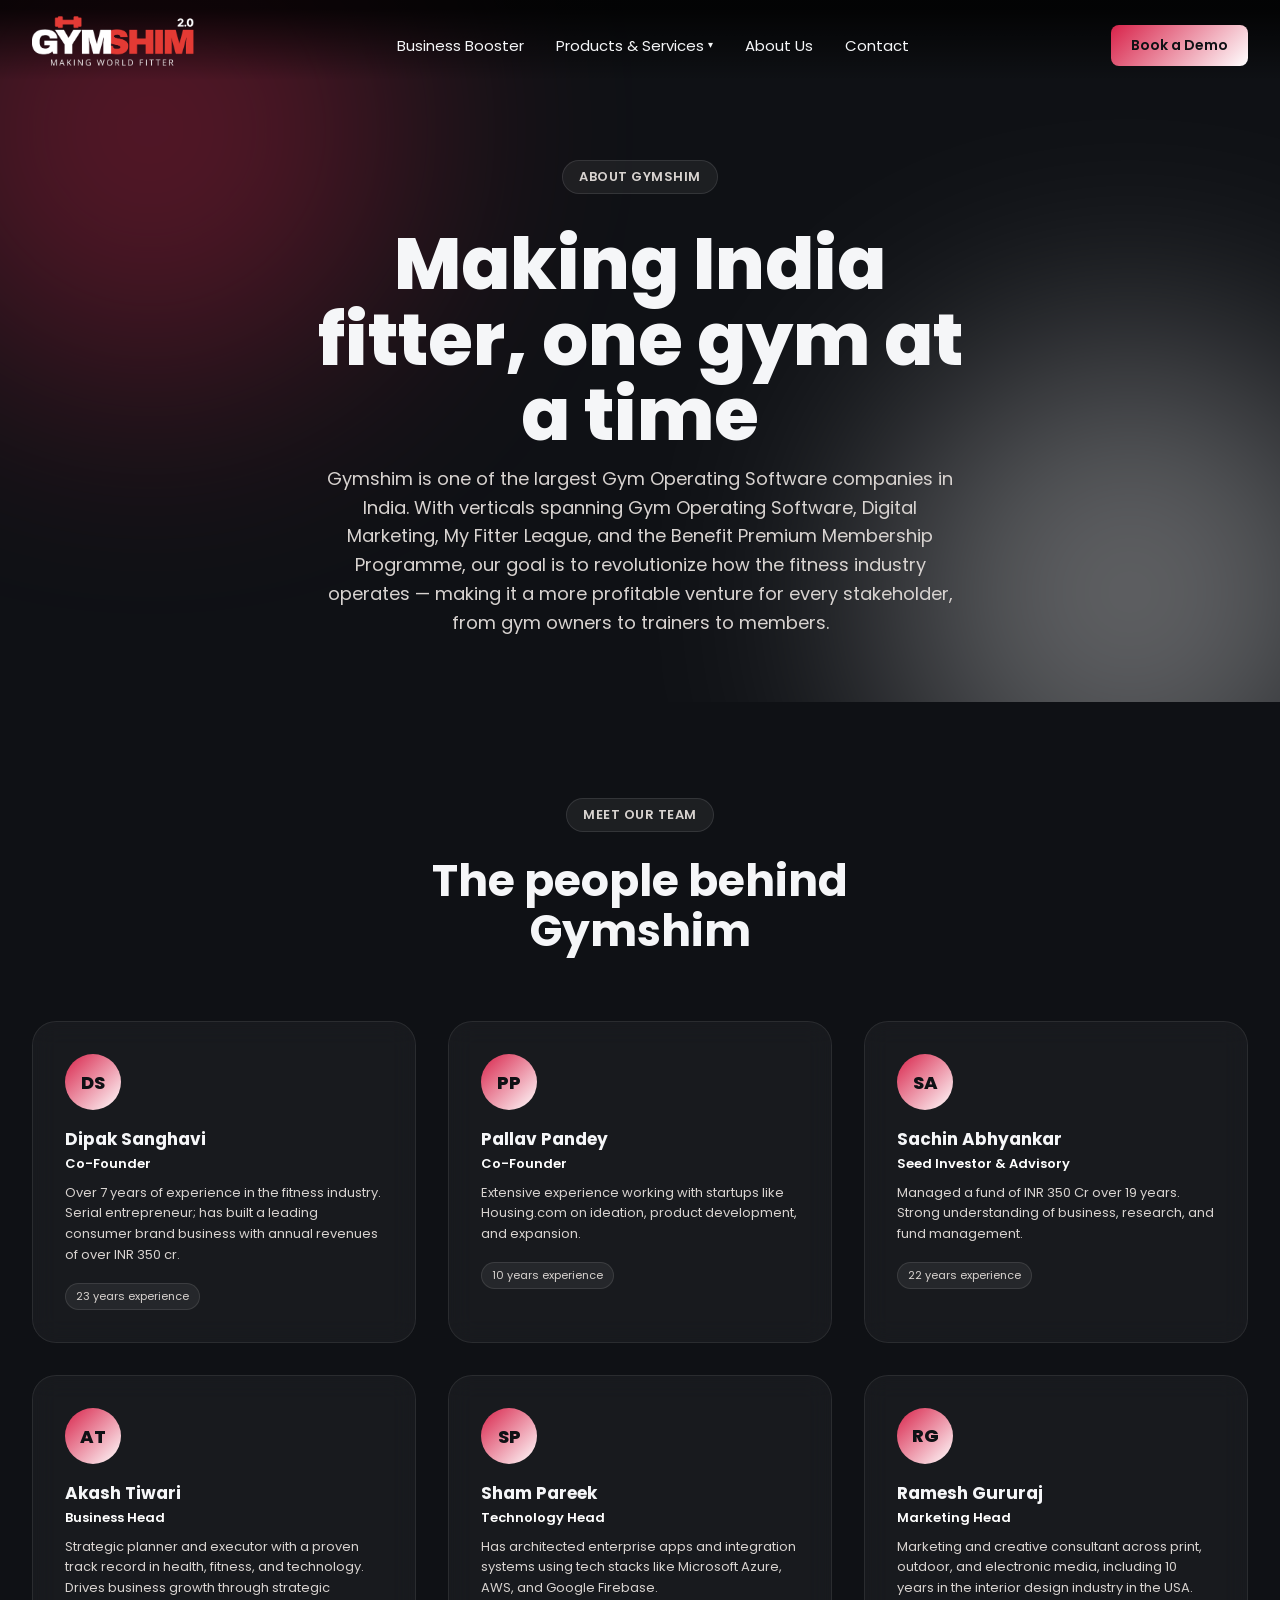
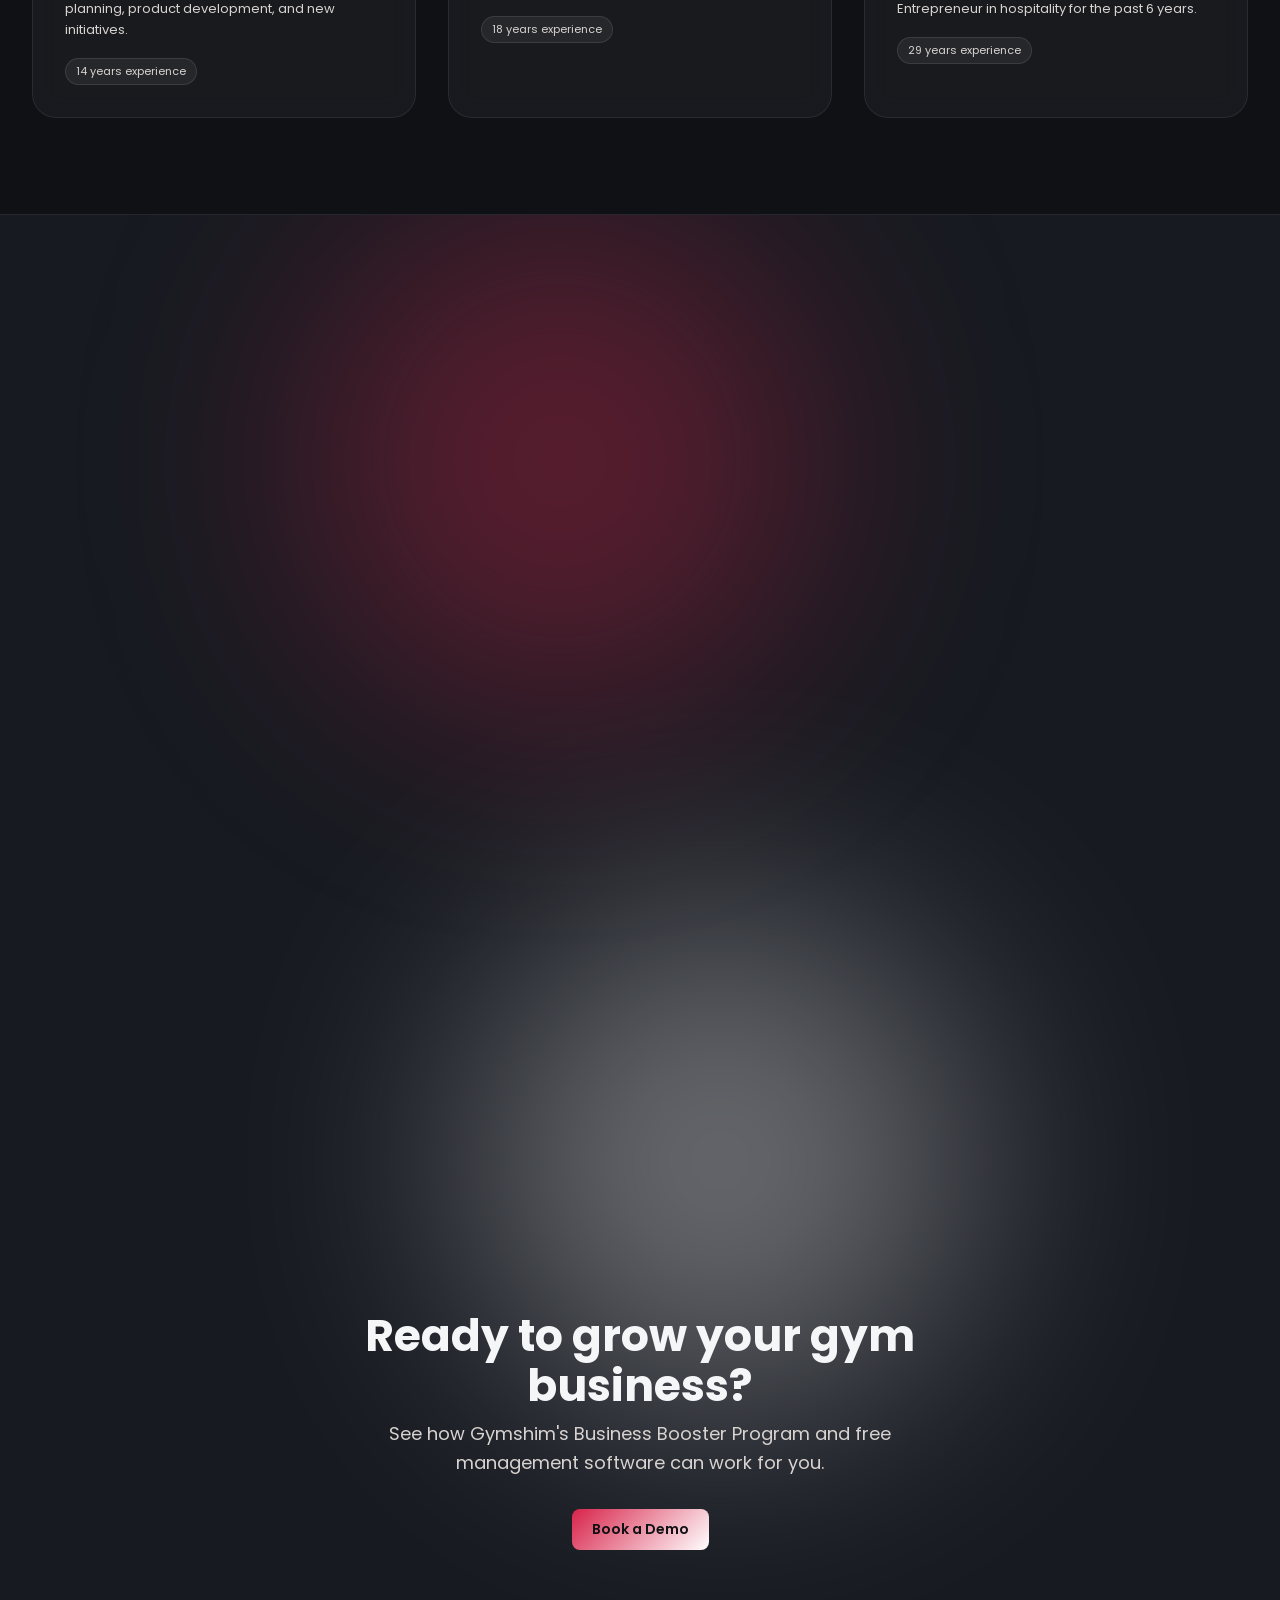
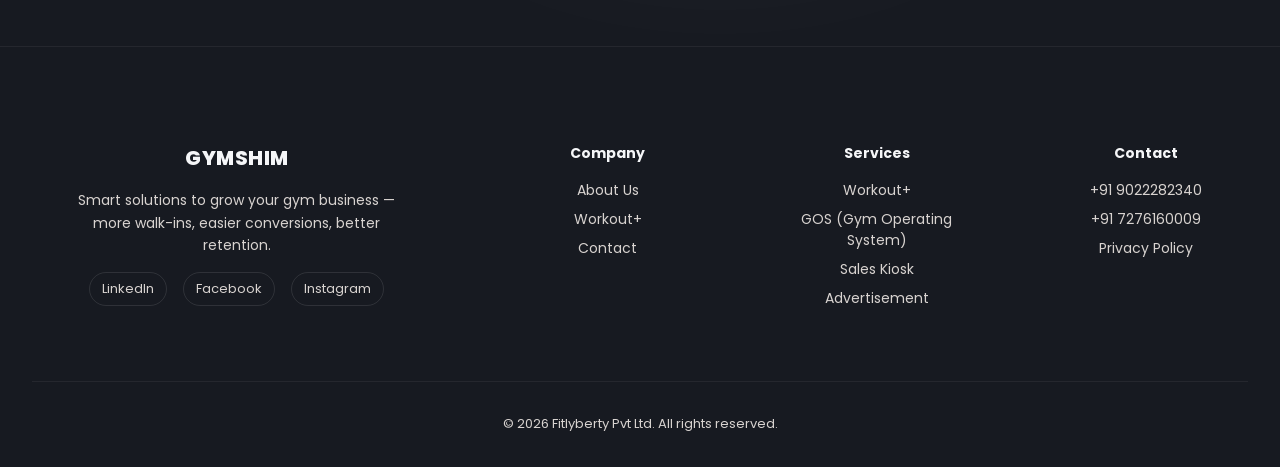
<file: about.html>
<!DOCTYPE html>
<html lang="en">
<head>
    <meta charset="UTF-8">
    <meta name="viewport" content="width=device-width, initial-scale=1.0">
    <title>About Us | Gymshim</title>
    <link rel="preconnect" href="https://fonts.googleapis.com">
    <link href="https://fonts.googleapis.com/css2?family=Poppins:wght@400;500;600;700;800&display=swap" rel="stylesheet">

    <link rel="stylesheet" href="styles.css">
    <link rel="stylesheet" href="about.css">
    <link rel="stylesheet" href="booking.css">
    
</head>
<body>
    <header class="navbar"> 
  <div class="nav-container">
    <a href="index.html" class="logo">
         <img src="assets/image/gymshim-logo-navbar.png" alt="Gymshim" class="logo-img">
    </a>

    <nav class="nav-links" id="navLinks">
      <a href="index.html#plans">Business Booster</a>
      <!-- <a href="workout.html">Workout+</a>
          <a href="sales-kiosk.html">Sales Kiosk</a> -->
          <div class="nav-dropdown" id="servicesDropdown">
  <button type="button" class="nav-dropdown-toggle" id="servicesToggle" aria-haspopup="true" aria-expanded="false">
    Products & Services <span class="nav-dropdown-caret">&#9662;</span>
  </button>
  <div class="nav-dropdown-menu">
     <a href="workout.html">Workout+</a>
    <a href="gos.html">GOS (Gym Operating System)</a>
    <a href="sales-kiosk.html">Sales kiosk</a>
    <a href="digital-marketing.html">Advertisement</a>
  </div>
</div>
      <a href="about.html">About Us</a>
      <a href="index.html#contact">Contact</a>
    </nav>

    <div class="nav-actions">
   <a href="booking.html" class="btn-primary">Book a Demo</a>
  <button class="hamburger" id="hamburger" aria-label="Menu">
    <span></span><span></span><span></span>
  </button>
</div>

    </div>
  </div>
</header>

<div class="services-overlay" id="servicesOverlay" aria-hidden="true">
  <div class="services-overlay-backdrop" id="servicesOverlayBackdrop"></div>

  <div class="services-mega-panel" role="dialog" aria-modal="true" aria-labelledby="servicesOverlayTitle">
    <button type="button" class="services-overlay-close" id="servicesOverlayClose" aria-label="Close">
      <svg viewBox="0 0 24 24" width="18" height="18" aria-hidden="true">
        <path d="M5 5l14 14M19 5L5 19" stroke="currentColor" stroke-width="2" stroke-linecap="round"/>
      </svg>
    </button>

    <div class="services-mega-top">
      <div class="services-mega-head">
        <span class="services-mega-eyebrow" id="servicesOverlayTitle">Our Products</span>
        <h2 class="services-mega-title">Powerful solutions for every part of <span class="services-mega-accent">your gym.</span></h2>
        <p class="services-mega-sub">One ecosystem. Four powerful products.</p>
      </div>
      <div class="services-mega-trust">
        <svg viewBox="0 0 24 24" width="14" height="14" aria-hidden="true"><path d="M12 2l3 6 7 1-5 5 1 7-6-3-6 3 1-7-5-5 7-1z" fill="currentColor"/></svg>
        Trusted by <strong>5000+</strong> gyms across India
      </div>
    </div>

    <div class="services-mega-grid">

      <a href="workout.html" class="services-mega-card" data-glow="pink">
        <span class="services-mega-num">01</span>
        <span class="services-mega-icon-wrap">
          <span class="services-mega-icon-floor"></span>
          <svg class="services-mega-icon" viewBox="0 0 64 64" width="60" height="60">
            <defs>
              <linearGradient id="gradWorkout" x1="0" y1="0" x2="1" y2="1">
                <stop offset="0%" stop-color="#ff8fa3"/><stop offset="100%" stop-color="#d8234a"/>
              </linearGradient>
            </defs>
            <circle cx="12" cy="32" r="9" fill="none" stroke="url(#gradWorkout)" stroke-width="4"/>
            <circle cx="52" cy="32" r="9" fill="none" stroke="url(#gradWorkout)" stroke-width="4"/>
            <rect x="18" y="28" width="28" height="8" rx="4" fill="url(#gradWorkout)"/>
            <rect x="8" y="26" width="6" height="12" rx="2" fill="url(#gradWorkout)"/>
            <rect x="50" y="26" width="6" height="12" rx="2" fill="url(#gradWorkout)"/>
          </svg>
        </span>
        <div class="services-mega-card-headrow">
          <h3>Workout+</h3>
          <span class="services-mega-badge">AI Powered</span>
        </div>
        <p class="services-mega-desc">AI-guided workout experience for every member.</p>
        <ul class="services-mega-features">
          <li>Personalized Workouts</li>
          <li>Exercise Library</li>
          <li>Progress Tracking</li>
          <li>Smart Analytics</li>
        </ul>
        <span class="services-mega-explore">Explore Workout+
          <svg viewBox="0 0 24 24" width="14" height="14" aria-hidden="true"><path d="M5 12h14M13 6l6 6-6 6" stroke="currentColor" stroke-width="2" fill="none" stroke-linecap="round" stroke-linejoin="round"/></svg>
        </span>
      </a>

      <a href="gos.html" class="services-mega-card" data-glow="cyan">
        <span class="services-mega-num">02</span>
        <span class="services-mega-icon-wrap">
          <span class="services-mega-icon-floor"></span>
          <svg class="services-mega-icon" viewBox="0 0 64 64" width="60" height="60">
            <defs>
              <linearGradient id="gradGosTop" x1="0" y1="0" x2="1" y2="1">
                <stop offset="0%" stop-color="#7ee8f2"/><stop offset="100%" stop-color="#22d3ee"/>
              </linearGradient>
              <linearGradient id="gradGosSide" x1="0" y1="0" x2="0" y2="1">
                <stop offset="0%" stop-color="#0e9aad"/><stop offset="100%" stop-color="#0b7e8e"/>
              </linearGradient>
            </defs>
            <polygon points="32,6 54,18 32,30 10,18" fill="url(#gradGosTop)"/>
            <polygon points="10,18 32,30 32,54 10,42" fill="url(#gradGosSide)"/>
            <polygon points="54,18 32,30 32,54 54,42" fill="#0a6d7a"/>
          </svg>
        </span>
        <div class="services-mega-card-headrow">
          <h3>GOS (Gym Operating System)</h3>
          <span class="services-mega-badge">All-in-One</span>
        </div>
        <p class="services-mega-desc">Complete gym management system for seamless operations.</p>
        <ul class="services-mega-features">
          <li>Member Management</li>
          <li>Attendance Tracking</li>
          <li>Payments &amp; Billing</li>
          <li>Reports &amp; Analytics</li>
        </ul>
        <span class="services-mega-explore">Explore GOS
          <svg viewBox="0 0 24 24" width="14" height="14" aria-hidden="true"><path d="M5 12h14M13 6l6 6-6 6" stroke="currentColor" stroke-width="2" fill="none" stroke-linecap="round" stroke-linejoin="round"/></svg>
        </span>
      </a>

      <a href="sales-kiosk.html" class="services-mega-card" data-glow="purple">
        <span class="services-mega-num">03</span>
        <span class="services-mega-icon-wrap">
          <span class="services-mega-icon-floor"></span>
          <svg class="services-mega-icon" viewBox="0 0 64 64" width="60" height="60">
            <defs>
              <linearGradient id="gradKiosk" x1="0" y1="0" x2="1" y2="1">
                <stop offset="0%" stop-color="#c9a8ff"/><stop offset="100%" stop-color="#9b5cff"/>
              </linearGradient>
            </defs>
            <rect x="14" y="8" width="36" height="26" rx="4" fill="none" stroke="url(#gradKiosk)" stroke-width="3.5"/>
            <rect x="19" y="13" width="26" height="16" rx="2" fill="url(#gradKiosk)" opacity="0.25"/>
            <rect x="28" y="38" width="8" height="10" fill="url(#gradKiosk)"/>
            <rect x="20" y="48" width="24" height="5" rx="2.5" fill="url(#gradKiosk)" opacity="0.6"/>
          </svg>
        </span>
        <div class="services-mega-card-headrow">
          <h3>Sales Kiosk</h3>
          <span class="services-mega-badge">Self-Service</span>
        </div>
        <p class="services-mega-desc">Self-service touchscreen that closes memberships on the spot.</p>
        <ul class="services-mega-features">
          <li>Instant Signups</li>
          <li>Digital Payments</li>
          <li>Receipt Printing</li>
          <li>Offers &amp; Upsells</li>
        </ul>
        <span class="services-mega-explore">Explore Sales Kiosk
          <svg viewBox="0 0 24 24" width="14" height="14" aria-hidden="true"><path d="M5 12h14M13 6l6 6-6 6" stroke="currentColor" stroke-width="2" fill="none" stroke-linecap="round" stroke-linejoin="round"/></svg>
        </span>
      </a>

      <a href="digital-marketing.html" class="services-mega-card" data-glow="orange">
        <span class="services-mega-num">04</span>
        <span class="services-mega-icon-wrap">
          <span class="services-mega-icon-floor"></span>
          <svg class="services-mega-icon" viewBox="0 0 64 64" width="60" height="60">
            <defs>
              <linearGradient id="gradAd" x1="0" y1="0" x2="1" y2="1">
                <stop offset="0%" stop-color="#ffc38a"/><stop offset="100%" stop-color="#ff8a3d"/>
              </linearGradient>
            </defs>
            <rect x="10" y="26" width="14" height="12" rx="2" fill="url(#gradAd)"/>
            <path d="M24 24 L42 14 V50 L24 40 Z" fill="url(#gradAd)"/>
            <rect x="15" y="38" width="5" height="12" rx="1.5" fill="url(#gradAd)" opacity="0.7"/>
            <path d="M46 22a10 10 0 010 20" fill="none" stroke="url(#gradAd)" stroke-width="3" stroke-linecap="round"/>
            <path d="M50 16a17 17 0 010 32" fill="none" stroke="url(#gradAd)" stroke-width="3" stroke-linecap="round" opacity="0.55"/>
          </svg>
        </span>
        <div class="services-mega-card-headrow">
          <h3>Advertisement</h3>
          <span class="services-mega-badge">Grow Faster</span>
        </div>
        <p class="services-mega-desc">Digital marketing solutions to bring more members to your gym.</p>
        <ul class="services-mega-features">
          <li>Social Media Ads</li>
          <li>WhatsApp Campaigns</li>
          <li>Performance Boost</li>
          <li>Lead Generation</li>
        </ul>
        <span class="services-mega-explore">Explore Advertisement
          <svg viewBox="0 0 24 24" width="14" height="14" aria-hidden="true"><path d="M5 12h14M13 6l6 6-6 6" stroke="currentColor" stroke-width="2" fill="none" stroke-linecap="round" stroke-linejoin="round"/></svg>
        </span>
      </a>

    </div>

    <div class="services-mega-divider"></div>

    <div class="services-mega-footer">
      <div class="services-mega-foot-item">
        <span class="services-mega-foot-icon">
          <svg viewBox="0 0 24 24" width="20" height="20" fill="none" stroke="currentColor" stroke-width="1.6"><path d="M12 2l8 4v6c0 5-3.5 8.5-8 10-4.5-1.5-8-5-8-10V6z"/></svg>
        </span>
        <span class="services-mega-foot-text"><strong>Secure &amp; Reliable</strong>Enterprise-grade security</span>
      </div>
      <div class="services-mega-foot-item">
        <span class="services-mega-foot-icon">
          <svg viewBox="0 0 24 24" width="20" height="20" fill="none" stroke="currentColor" stroke-width="1.6"><path d="M7 18a4 4 0 01-1-7.9A5.5 5.5 0 0117 9a4.5 4.5 0 011 8.9"/></svg>
        </span>
        <span class="services-mega-foot-text"><strong>Always Updated</strong>Latest features &amp; updates</span>
      </div>
      <div class="services-mega-foot-item">
        <span class="services-mega-foot-icon">
          <svg viewBox="0 0 24 24" width="20" height="20" fill="none" stroke="currentColor" stroke-width="1.6"><path d="M4 15v-3a8 8 0 0116 0v3"/><path d="M4 15a2 2 0 002 2h1v-5H6a2 2 0 00-2 2zM20 15a2 2 0 01-2 2h-1v-5h1a2 2 0 012 2z"/></svg>
        </span>
        <span class="services-mega-foot-text"><strong>24/7 Support</strong>We're here for you</span>
      </div>
      <div class="services-mega-foot-item">
        <span class="services-mega-foot-icon">
          <svg viewBox="0 0 24 24" width="20" height="20" fill="none" stroke="currentColor" stroke-width="1.6"><circle cx="12" cy="8" r="5"/><path d="M8.5 12.5L6 22l6-3 6 3-2.5-9.5"/></svg>
        </span>
        <span class="services-mega-foot-text"><strong>Made in India</strong>For gyms, by gym experts</span>
      </div>
    </div>

  </div>
</div>

<!-- HERO / INTRO -->
<section class="about-hero">
  <div class="blob blob-1"></div>
  <div class="blob blob-2"></div>
  <span class="hero-tag">About Gymshim</span>
  <h1>Making India fitter, one gym at a time</h1>
  <p>Gymshim is one of the largest Gym Operating Software companies in India. With verticals spanning Gym Operating Software, Digital Marketing, My Fitter League, and the Benefit Premium Membership Programme, our goal is to revolutionize how the fitness industry operates — making it a more profitable venture for every stakeholder, from gym owners to trainers to members.</p>
</section>

<!-- TEAM -->
<section class="team-section">
  <div class="section-header reveal-up">
    <span class="hero-tag">Meet Our Team</span>
    <h2>The people behind Gymshim</h2>
  </div>

  <div class="team-grid">

    <div class="glass-card team-card reveal-up">
      <div class="team-avatar">DS</div>
      <h3>Dipak Sanghavi</h3>
      <p class="team-role">Co-Founder</p>
      <p class="team-bio">Over 7 years of experience in the fitness industry. Serial entrepreneur; has built a leading consumer brand business with annual revenues of over INR 350 cr.</p>
      <span class="team-exp">23 years experience</span>
    </div>

    <div class="glass-card team-card reveal-up">
      <div class="team-avatar">PP</div>
      <h3>Pallav Pandey</h3>
      <p class="team-role">Co-Founder</p>
      <p class="team-bio">Extensive experience working with startups like Housing.com on ideation, product development, and expansion.</p>
      <span class="team-exp">10 years experience</span>
    </div>

    <div class="glass-card team-card reveal-up">
      <div class="team-avatar">SA</div>
      <h3>Sachin Abhyankar</h3>
      <p class="team-role">Seed Investor &amp; Advisory</p>
      <p class="team-bio">Managed a fund of INR 350 Cr over 19 years. Strong understanding of business, research, and fund management.</p>
      <span class="team-exp">22 years experience</span>
    </div>

    <div class="glass-card team-card reveal-up">
      <div class="team-avatar">AT</div>
      <h3>Akash Tiwari</h3>
      <p class="team-role">Business Head</p>
      <p class="team-bio">Strategic planner and executor with a proven track record in health, fitness, and technology. Drives business growth through strategic planning, product development, and new initiatives.</p>
      <span class="team-exp">14 years experience</span>
    </div>

    <div class="glass-card team-card reveal-up">
      <div class="team-avatar">SP</div>
      <h3>Sham Pareek</h3>
      <p class="team-role">Technology Head</p>
      <p class="team-bio">Has architected enterprise apps and integration systems using tech stacks like Microsoft Azure, AWS, and Google Firebase.</p>
      <span class="team-exp">18 years experience</span>
    </div>

    <div class="glass-card team-card reveal-up">
      <div class="team-avatar">RG</div>
      <h3>Ramesh Gururaj</h3>
      <p class="team-role">Marketing Head</p>
      <p class="team-bio">Marketing and creative consultant across print, outdoor, and electronic media, including 10 years in the interior design industry in the USA. Entrepreneur in hospitality for the past 6 years.</p>
      <span class="team-exp">29 years experience</span>
    </div>

  </div>
</section>

<!-- CTA -->
<section class="workout-cta">
  <div class="blob blob-1"></div>
  <div class="blob blob-2"></div>
  <div class="reveal-up">
    <h2>Ready to grow your gym business?</h2>
    <p>See how Gymshim's Business Booster Program and free management software can work for you.</p>
    <a href="booking.html" class="btn-primary">Book a Demo</a>
  </div>
</section>

<footer class="footer">
  <div class="footer-container">

  <div class="footer-brand">
  <a href="#" class="logo">GYMSHIM</a>
  <p>Smart solutions to grow your gym business — more walk-ins, easier conversions, better retention.</p>
 
<div class="footer-socials">
  <a href="https://www.linkedin.com/company/gymshim/" target="_blank" rel="noopener noreferrer" aria-label="LinkedIn">LinkedIn</a>
  <a href="https://www.facebook.com/GymshimSolutions" target="_blank" rel="noopener noreferrer" aria-label="Facebook">Facebook</a>
  <a href="https://www.instagram.com/gymshim?utm_source=ig_web_button_share_sheet&igsh=ZDNlZDc0MzIxNw==" target="_blank" rel="noopener noreferrer" aria-label="Instagram">Instagram</a>
</div>
    </div>

    <div class="footer-links">
      <h4>Company</h4>
      <a href="about.html">About Us</a>
      <a href="workout.html">Workout+</a>
      <a href="index.html#contact">Contact</a>
      
    </div>

    <div class="footer-links">
      <h4>Services</h4>
      <a href="workout.html">Workout+</a>
      <a href="gos.html">GOS (Gym Operating System)</a>
      <a href="sales-kiosk.html">Sales Kiosk</a>
      <a href="digital-marketing.html">Advertisement</a>
    </div>

    <div class="footer-links">
      <h4>Contact</h4>
      <a href="tel:+919022282340">+91 9022282340</a>
      <a href="tel:+917276160009">+91 7276160009</a>
      <a href="privacy-policy.html">Privacy Policy</a>
    </div>

  </div>

  <div class="footer-bottom">
    <p>© 2026 Fitlyberty Pvt Ltd. All rights reserved.</p>
  </div>
</footer>

<!-- BOOKING MODAL -->
<div class="booking-modal-overlay" id="bookingModalOverlay" aria-hidden="true">
  <div class="booking-modal-box" role="dialog" aria-modal="true" aria-labelledby="bookingModalTitle">
    <button class="booking-modal-close" id="bookingModalClose" aria-label="Close">&times;</button>
    <div class="booking-modal-head">
      <h2 id="bookingModalTitle">Book a Demo</h2>
      <p id="bookingModalSubtitle">Pick a date and time that works for you.</p>
    </div>
    <div class="booking-step-indicator">
      <span class="step-dot active" id="stepDot1">1</span>
      <span class="step-label active" id="stepLabel1">Date &amp; Time</span>
      <span class="step-line" id="stepLine"></span>
      <span class="step-dot" id="stepDot2">2</span>
      <span class="step-label" id="stepLabel2">Your Details</span>
    </div>
    <div class="booking-step-panel" data-step-panel="1">
      <div class="booking-modal-grid">
        <div class="calendar-panel">
          <div class="calendar-nav">
            <button class="calendar-nav-btn" id="prevMonthBtn" type="button" aria-label="Previous month">&#8249;</button>
            <span class="calendar-month-label" id="calendarMonthLabel"></span>
            <button class="calendar-nav-btn" id="nextMonthBtn" type="button" aria-label="Next month">&#8250;</button>
          </div>
          <div class="calendar-weekdays">
            <span>Su</span><span>Mo</span><span>Tu</span><span>We</span><span>Th</span><span>Fr</span><span>Sa</span>
          </div>
          <div class="calendar-grid" id="calendarGrid"></div>
        </div>
        <div class="details-panel">
          <h3>Selected</h3>
          <p class="selected-date-label placeholder" id="selectedDateLabel">Choose a date to see open times</p>
          <div class="time-slot-grid" id="timeSlotGrid"></div>
        </div>
      </div>
      <div class="booking-step-actions">
        <button class="btn-primary next-btn single-action" id="toStep2Btn" type="button" disabled>Continue</button>
      </div>
    </div>
    <div class="booking-step-panel" data-step-panel="2" hidden>
      <div class="booking-modal-grid">
        <div class="form-panel">
          <form class="login-form" id="bookingForm" novalidate>
            <label>Name * <input type="text" name="name" id="bookingName" required autocomplete="name"></label>
            <label>Email * <input type="email" name="email" id="bookingEmail" required autocomplete="email"></label>
            <label>Phone Number *
              <div class="phone-input">
                <span class="phone-code">+91</span>
                <input type="tel" name="phone" id="bookingPhone" required autocomplete="tel" placeholder="98765 43210">
              </div>
            </label>
            <label>Gym Name <input type="text" name="gymName" id="bookingGymName" autocomplete="organization"></label>
          </form>
        </div>
        <div class="booking-details-panel">
          <h3>Booking Details</h3>
          <p class="booking-summary-title">Online Demo</p>
          <p class="selected-date-label" id="bookingSummaryDateTime"></p>
          <span class="detail-pill">Available Online</span>
          <div class="booking-summary-meta">
            <p>Online Meetup (Google Meet)</p>
            <p>Gymshim</p>
            <p>1 hr</p>
          </div>
          <button class="details-toggle" id="detailsToggleBtn" type="button">
            <span id="detailsToggleText">More details</span> <span class="chevron">&#9662;</span>
          </button>
          <div class="details-expand" id="detailsExpand">
            <p>Duration: 30 minutes</p>
            <p>Format: In-person at your gym, or video call</p>
            <p>Free — no card required</p>
          </div>
          <p class="booking-agreement">By completing your booking, you agree to receive related phone notifications.</p>
          <button class="btn-primary next-btn" id="submitBookingBtn" type="button">Book Now</button>
        </div>
      </div>
      <div class="booking-step-actions">
        <button class="btn-secondary single-action" id="backToStep1Btn" type="button">Back</button>
      </div>
    </div>
    <div class="booking-success" id="bookingSuccess">
      <div class="booking-success-icon">&#10003;</div>
      <h3>You're booked!</h3>
      <p id="bookingSuccessDetail">We'll see you then. A confirmation has been sent to your email.</p>
    </div>
  </div>
</div>

<script src="about.js"></script>
<script src="booking.js"></script>
</body>
</html>
</file>
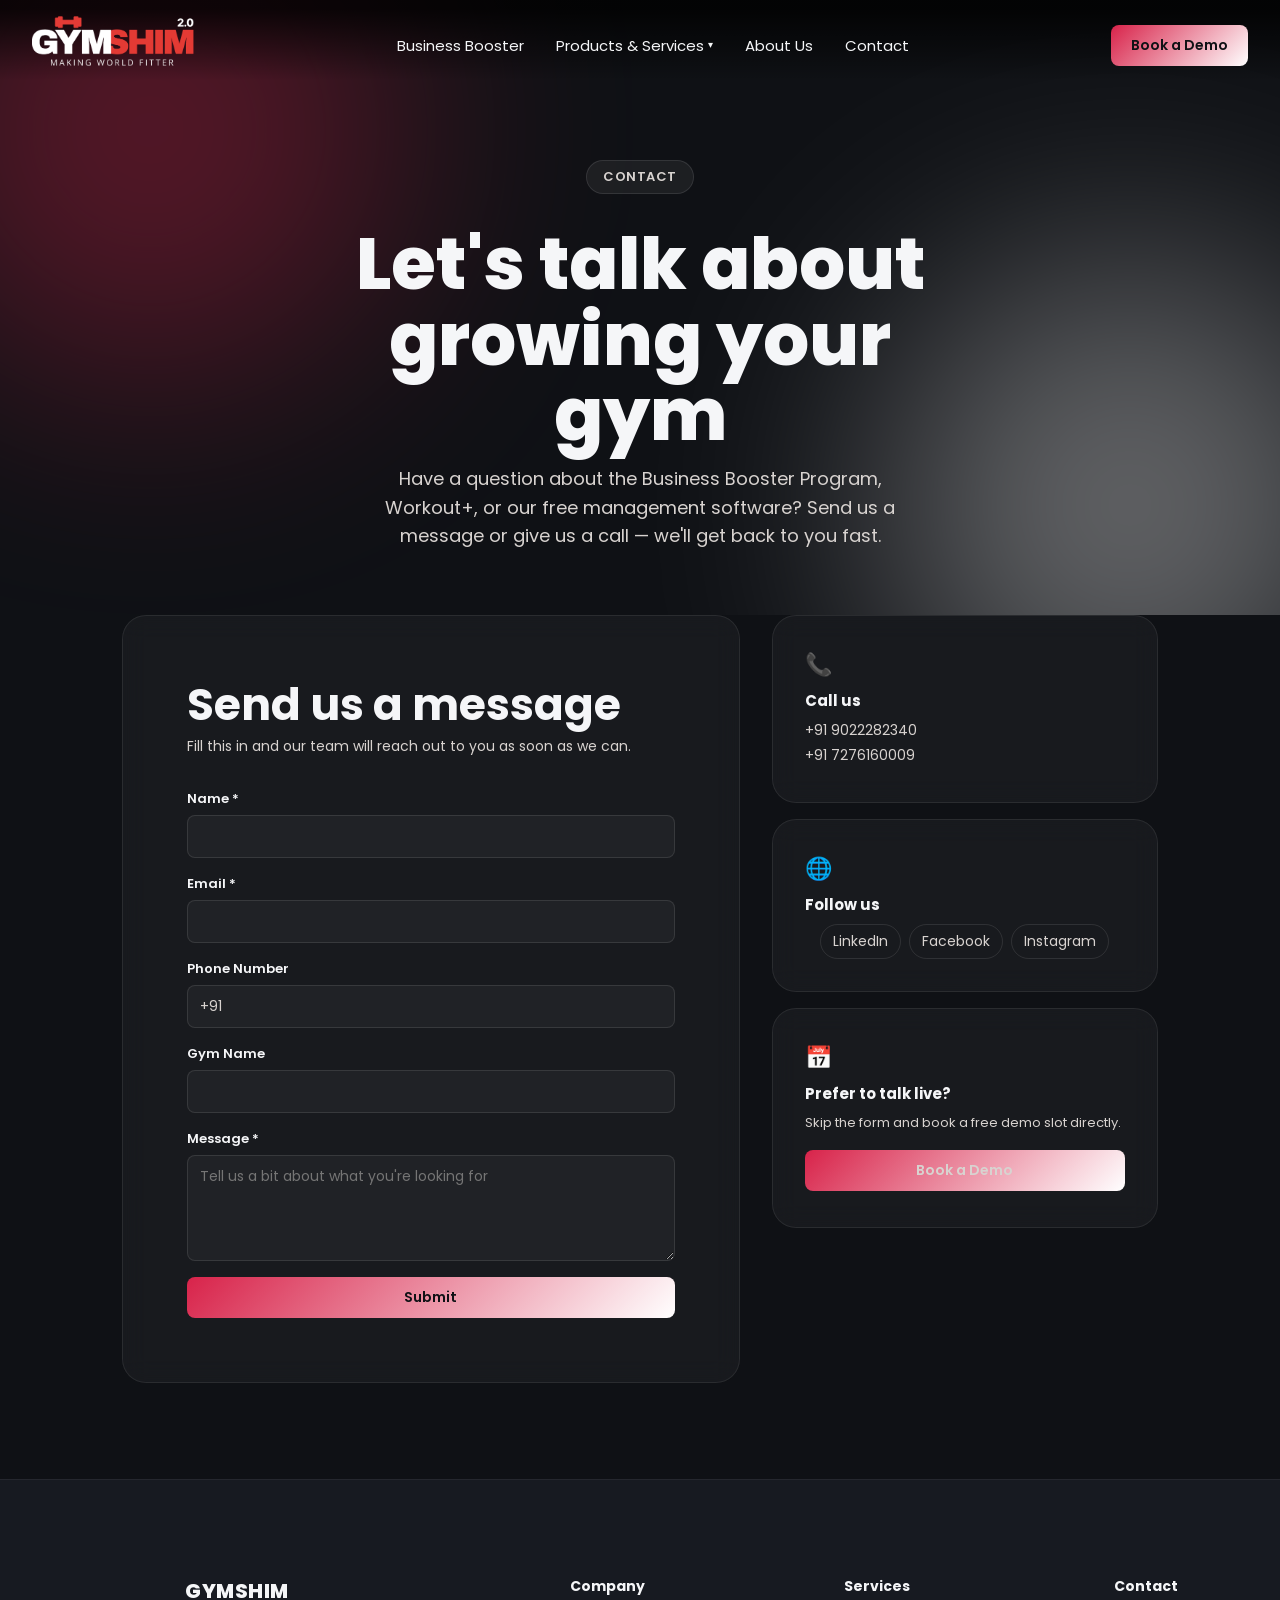
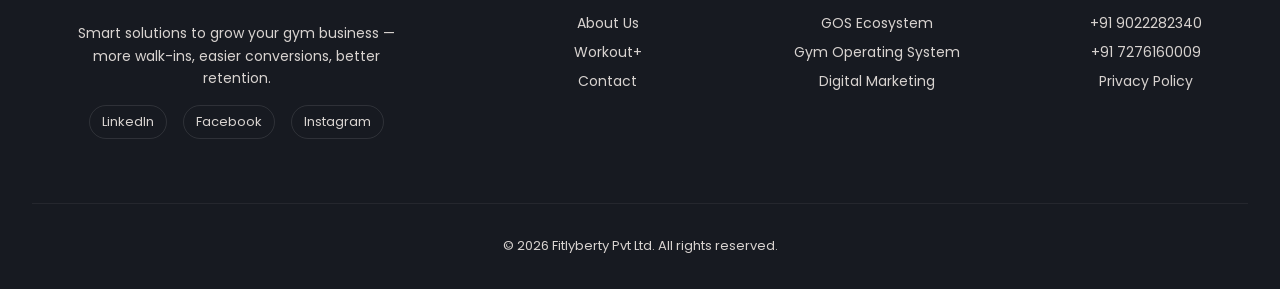
<file: contact.html>
<!DOCTYPE html>
<html lang="en">
<head>
    <meta charset="UTF-8">
    <meta name="viewport" content="width=device-width, initial-scale=1.0">
    <title>Contact | Gymshim</title>
    <meta name="description" content="Get in touch with Gymshim about the Business Booster Program, Workout+, or our free gym management software.">
    <meta name="theme-color" content="#0F1115">
    <link rel="icon" href="assets/image/favicon.ico">

    <link rel="preconnect" href="https://fonts.googleapis.com">
    <link rel="preconnect" href="https://fonts.gstatic.com" crossorigin>
    <link href="https://fonts.googleapis.com/css2?family=Poppins:wght@400;500;600;700;800&display=swap" rel="stylesheet">

    <link rel="stylesheet" href="styles.css">
    <link rel="stylesheet" href="booking.css">
    <link rel="stylesheet" href="contact.css">
</head>
<body>
    <header class="navbar">
  <div class="nav-container">
    <a href="index.html" class="logo">
      <img src="assets/image/gymshim-logo-navbar.png" alt="Gymshim" class="logo-img">
    </a>

    <nav class="nav-links" id="navLinks">
      <a href="index.html#plans">Business Booster</a>
      <!-- <a href="workout.html">Workout+</a>
          <a href="sales-kiosk.html">Sales Kiosk</a> -->
          <div class="nav-dropdown" id="servicesDropdown">
  <button type="button" class="nav-dropdown-toggle" id="servicesToggle" aria-haspopup="true" aria-expanded="false">
    Products & Services <span class="nav-dropdown-caret">&#9662;</span>
  </button>
</div>
      <a href="about.html">About Us</a>
      <a href="contact.html">Contact</a>
    </nav>

    <div class="nav-actions">
      <a href="booking.html" class="btn-primary">Book a Demo</a>
      <button class="hamburger" id="hamburger" aria-label="Menu" aria-expanded="false">
        <span></span><span></span><span></span>
      </button>
    </div>
  </div>
</header>

<!-- ============================================================
     PRODUCTS & SERVICES MEGA PANEL — same markup as index.html,
     opened by the overlay JS in contact.js. Styles already live
     in styles.css (.services-overlay / .services-mega-*).
     ============================================================ -->
<div class="services-overlay" id="servicesOverlay" aria-hidden="true">
  <div class="services-overlay-backdrop" id="servicesOverlayBackdrop"></div>

  <div class="services-mega-panel" role="dialog" aria-modal="true" aria-labelledby="servicesOverlayTitle">
    <button type="button" class="services-overlay-close" id="servicesOverlayClose" aria-label="Close">
      <svg viewBox="0 0 24 24" width="18" height="18" aria-hidden="true">
        <path d="M5 5l14 14M19 5L5 19" stroke="currentColor" stroke-width="2" stroke-linecap="round"/>
      </svg>
    </button>

    <div class="services-mega-top">
      <div class="services-mega-head">
        <span class="services-mega-eyebrow" id="servicesOverlayTitle">Our Products</span>
        <h2 class="services-mega-title">Powerful solutions for every part of <span class="services-mega-accent">your gym.</span></h2>
        <p class="services-mega-sub">One ecosystem. Four powerful products.</p>
      </div>
      <div class="services-mega-trust">
        <svg viewBox="0 0 24 24" width="14" height="14" aria-hidden="true"><path d="M12 2l3 6 7 1-5 5 1 7-6-3-6 3 1-7-5-5 7-1z" fill="currentColor"/></svg>
        Trusted by <strong>5000+</strong> gyms across India
      </div>
    </div>

    <div class="services-mega-grid">

      <a href="workout.html" class="services-mega-card" data-glow="pink">
        <span class="services-mega-num">01</span>
        <span class="services-mega-icon-wrap">
          <span class="services-mega-icon-floor"></span>
          <svg class="services-mega-icon" viewBox="0 0 64 64" width="60" height="60">
            <defs>
              <linearGradient id="gradWorkout" x1="0" y1="0" x2="1" y2="1">
                <stop offset="0%" stop-color="#ff8fa3"/><stop offset="100%" stop-color="#d8234a"/>
              </linearGradient>
            </defs>
            <circle cx="12" cy="32" r="9" fill="none" stroke="url(#gradWorkout)" stroke-width="4"/>
            <circle cx="52" cy="32" r="9" fill="none" stroke="url(#gradWorkout)" stroke-width="4"/>
            <rect x="18" y="28" width="28" height="8" rx="4" fill="url(#gradWorkout)"/>
            <rect x="8" y="26" width="6" height="12" rx="2" fill="url(#gradWorkout)"/>
            <rect x="50" y="26" width="6" height="12" rx="2" fill="url(#gradWorkout)"/>
          </svg>
        </span>
        <div class="services-mega-card-headrow">
          <h3>Workout+</h3>
          <span class="services-mega-badge">AI Powered</span>
        </div>
        <p class="services-mega-desc">AI-guided workout experience for every member.</p>
        <ul class="services-mega-features">
          <li>Personalized Workouts</li>
          <li>Exercise Library</li>
          <li>Progress Tracking</li>
          <li>Smart Analytics</li>
        </ul>
        <span class="services-mega-explore">Explore Workout+
          <svg viewBox="0 0 24 24" width="14" height="14" aria-hidden="true"><path d="M5 12h14M13 6l6 6-6 6" stroke="currentColor" stroke-width="2" fill="none" stroke-linecap="round" stroke-linejoin="round"/></svg>
        </span>
      </a>

      <a href="gos.html" class="services-mega-card" data-glow="cyan">
        <span class="services-mega-num">02</span>
        <span class="services-mega-icon-wrap">
          <span class="services-mega-icon-floor"></span>
          <svg class="services-mega-icon" viewBox="0 0 64 64" width="60" height="60">
            <defs>
              <linearGradient id="gradGosTop" x1="0" y1="0" x2="1" y2="1">
                <stop offset="0%" stop-color="#7ee8f2"/><stop offset="100%" stop-color="#22d3ee"/>
              </linearGradient>
              <linearGradient id="gradGosSide" x1="0" y1="0" x2="0" y2="1">
                <stop offset="0%" stop-color="#0e9aad"/><stop offset="100%" stop-color="#0b7e8e"/>
              </linearGradient>
            </defs>
            <polygon points="32,6 54,18 32,30 10,18" fill="url(#gradGosTop)"/>
            <polygon points="10,18 32,30 32,54 10,42" fill="url(#gradGosSide)"/>
            <polygon points="54,18 32,30 32,54 54,42" fill="#0a6d7a"/>
          </svg>
        </span>
        <div class="services-mega-card-headrow">
          <h3>GOS (Gym Operating System)</h3>
          <span class="services-mega-badge">All-in-One</span>
        </div>
        <p class="services-mega-desc">Complete gym management system for seamless operations.</p>
        <ul class="services-mega-features">
          <li>Member Management</li>
          <li>Attendance Tracking</li>
          <li>Payments &amp; Billing</li>
          <li>Reports &amp; Analytics</li>
        </ul>
        <span class="services-mega-explore">Explore GOS
          <svg viewBox="0 0 24 24" width="14" height="14" aria-hidden="true"><path d="M5 12h14M13 6l6 6-6 6" stroke="currentColor" stroke-width="2" fill="none" stroke-linecap="round" stroke-linejoin="round"/></svg>
        </span>
      </a>

      <a href="sales-kiosk.html" class="services-mega-card" data-glow="purple">
        <span class="services-mega-num">03</span>
        <span class="services-mega-icon-wrap">
          <span class="services-mega-icon-floor"></span>
          <svg class="services-mega-icon" viewBox="0 0 64 64" width="60" height="60">
            <defs>
              <linearGradient id="gradKiosk" x1="0" y1="0" x2="1" y2="1">
                <stop offset="0%" stop-color="#c9a8ff"/><stop offset="100%" stop-color="#9b5cff"/>
              </linearGradient>
            </defs>
            <rect x="14" y="8" width="36" height="26" rx="4" fill="none" stroke="url(#gradKiosk)" stroke-width="3.5"/>
            <rect x="19" y="13" width="26" height="16" rx="2" fill="url(#gradKiosk)" opacity="0.25"/>
            <rect x="28" y="38" width="8" height="10" fill="url(#gradKiosk)"/>
            <rect x="20" y="48" width="24" height="5" rx="2.5" fill="url(#gradKiosk)" opacity="0.6"/>
          </svg>
        </span>
        <div class="services-mega-card-headrow">
          <h3>Sales Kiosk</h3>
          <span class="services-mega-badge">Self-Service</span>
        </div>
        <p class="services-mega-desc">Self-service touchscreen that closes memberships on the spot.</p>
        <ul class="services-mega-features">
          <li>Instant Signups</li>
          <li>Digital Payments</li>
          <li>Receipt Printing</li>
          <li>Offers &amp; Upsells</li>
        </ul>
        <span class="services-mega-explore">Explore Sales Kiosk
          <svg viewBox="0 0 24 24" width="14" height="14" aria-hidden="true"><path d="M5 12h14M13 6l6 6-6 6" stroke="currentColor" stroke-width="2" fill="none" stroke-linecap="round" stroke-linejoin="round"/></svg>
        </span>
      </a>

      <a href="digital-marketing.html" class="services-mega-card" data-glow="orange">
        <span class="services-mega-num">04</span>
        <span class="services-mega-icon-wrap">
          <span class="services-mega-icon-floor"></span>
          <svg class="services-mega-icon" viewBox="0 0 64 64" width="60" height="60">
            <defs>
              <linearGradient id="gradAd" x1="0" y1="0" x2="1" y2="1">
                <stop offset="0%" stop-color="#ffc38a"/><stop offset="100%" stop-color="#ff8a3d"/>
              </linearGradient>
            </defs>
            <rect x="10" y="26" width="14" height="12" rx="2" fill="url(#gradAd)"/>
            <path d="M24 24 L42 14 V50 L24 40 Z" fill="url(#gradAd)"/>
            <rect x="15" y="38" width="5" height="12" rx="1.5" fill="url(#gradAd)" opacity="0.7"/>
            <path d="M46 22a10 10 0 010 20" fill="none" stroke="url(#gradAd)" stroke-width="3" stroke-linecap="round"/>
            <path d="M50 16a17 17 0 010 32" fill="none" stroke="url(#gradAd)" stroke-width="3" stroke-linecap="round" opacity="0.55"/>
          </svg>
        </span>
        <div class="services-mega-card-headrow">
          <h3>Advertisement</h3>
          <span class="services-mega-badge">Grow Faster</span>
        </div>
        <p class="services-mega-desc">Digital marketing solutions to bring more members to your gym.</p>
        <ul class="services-mega-features">
          <li>Social Media Ads</li>
          <li>WhatsApp Campaigns</li>
          <li>Performance Boost</li>
          <li>Lead Generation</li>
        </ul>
        <span class="services-mega-explore">Explore Advertisement
          <svg viewBox="0 0 24 24" width="14" height="14" aria-hidden="true"><path d="M5 12h14M13 6l6 6-6 6" stroke="currentColor" stroke-width="2" fill="none" stroke-linecap="round" stroke-linejoin="round"/></svg>
        </span>
      </a>

    </div>

    <div class="services-mega-divider"></div>

    <div class="services-mega-footer">
      <div class="services-mega-foot-item">
        <span class="services-mega-foot-icon">
          <svg viewBox="0 0 24 24" width="20" height="20" fill="none" stroke="currentColor" stroke-width="1.6"><path d="M12 2l8 4v6c0 5-3.5 8.5-8 10-4.5-1.5-8-5-8-10V6z"/></svg>
        </span>
        <span class="services-mega-foot-text"><strong>Secure &amp; Reliable</strong>Enterprise-grade security</span>
      </div>
      <div class="services-mega-foot-item">
        <span class="services-mega-foot-icon">
          <svg viewBox="0 0 24 24" width="20" height="20" fill="none" stroke="currentColor" stroke-width="1.6"><path d="M7 18a4 4 0 01-1-7.9A5.5 5.5 0 0117 9a4.5 4.5 0 011 8.9"/></svg>
        </span>
        <span class="services-mega-foot-text"><strong>Always Updated</strong>Latest features &amp; updates</span>
      </div>
      <div class="services-mega-foot-item">
        <span class="services-mega-foot-icon">
          <svg viewBox="0 0 24 24" width="20" height="20" fill="none" stroke="currentColor" stroke-width="1.6"><path d="M4 15v-3a8 8 0 0116 0v3"/><path d="M4 15a2 2 0 002 2h1v-5H6a2 2 0 00-2 2zM20 15a2 2 0 01-2 2h-1v-5h1a2 2 0 012 2z"/></svg>
        </span>
        <span class="services-mega-foot-text"><strong>24/7 Support</strong>We're here for you</span>
      </div>
      <div class="services-mega-foot-item">
        <span class="services-mega-foot-icon">
          <svg viewBox="0 0 24 24" width="20" height="20" fill="none" stroke="currentColor" stroke-width="1.6"><circle cx="12" cy="8" r="5"/><path d="M8.5 12.5L6 22l6-3 6 3-2.5-9.5"/></svg>
        </span>
        <span class="services-mega-foot-text"><strong>Made in India</strong>For gyms, by gym experts</span>
      </div>
    </div>

  </div>
</div>

<!-- HERO -->
<section class="contact-hero">
  <div class="blob blob-1"></div>
  <div class="blob blob-2"></div>
  <span class="hero-tag">Contact</span>
  <h1>Let's talk about growing your gym</h1>
  <p>Have a question about the Business Booster Program, Workout+, or our free management software? Send us a message or give us a call — we'll get back to you fast.</p>
</section>

<!-- CONTACT GRID -->
<section class="contact-wrap">

  <div class="contact-form-panel glass-card reveal-up">
    <h2>Send us a message</h2>
    <p class="contact-form-sub">Fill this in and our team will reach out to you as soon as we can.</p>

   <form class="login-form" id="contactForm" onsubmit="return false;">
      <label>Name * <input type="text" id="contactName" required></label>
      <label>Email * <input type="email" id="contactEmail" required></label>
      <label>Phone Number <input type="tel" id="contactPhone" placeholder="+91"></label>
      <label>Gym Name <input type="text" id="contactGymName"></label>
      <label>Message *
        <textarea rows="4" id="contactMessage" required placeholder="Tell us a bit about what you're looking for"></textarea>
      </label>
      <button type="submit" class="btn-primary next-btn" id="contactSubmitBtn">Submit</button>
      <p class="contact-success" id="contactSuccess">Thanks for submitting. We will reach out to you as soon as we can.</p>
    </form>
  </div>

  <div class="contact-info-panel">
    <div class="glass-card contact-info-card reveal-up">
      <div class="contact-info-icon">📞</div>
      <h3>Call us</h3>
      <a href="tel:+919022282340">+91 9022282340</a>
      <a href="tel:+917276160009">+91 7276160009</a>
    </div>

    <div class="glass-card contact-info-card reveal-up">
      <div class="contact-info-icon">🌐</div>
      <h3>Follow us</h3>
      <div class="footer-socials contact-socials">
        <a href="https://www.linkedin.com/company/gymshim/" target="_blank" rel="noopener noreferrer" aria-label="LinkedIn">LinkedIn</a>
        <a href="https://www.facebook.com/GymshimSolutions" target="_blank" rel="noopener noreferrer" aria-label="Facebook">Facebook</a>
        <a href="https://www.instagram.com/gymshim?utm_source=ig_web_button_share_sheet&igsh=ZDNlZDc0MzIxNw==" target="_blank" rel="noopener noreferrer" aria-label="Instagram">Instagram</a>
      </div>
    </div>

    <div class="glass-card contact-info-card reveal-up">
      <div class="contact-info-icon">📅</div>
      <h3>Prefer to talk live?</h3>
      <p class="contact-info-text">Skip the form and book a free demo slot directly.</p>
      <a href="booking.html" class="btn-primary contact-book-btn">Book a Demo</a>
    </div>
  </div>

</section>

<footer class="footer">
  <div class="footer-container">

    <div class="footer-brand">
  <a href="#" class="logo">GYMSHIM</a>
  <p>Smart solutions to grow your gym business — more walk-ins, easier conversions, better retention.</p>
 
<div class="footer-socials">
  <a href="https://www.linkedin.com/company/gymshim/" target="_blank" rel="noopener noreferrer" aria-label="LinkedIn">LinkedIn</a>
  <a href="https://www.facebook.com/GymshimSolutions" target="_blank" rel="noopener noreferrer" aria-label="Facebook">Facebook</a>
  <a href="https://www.instagram.com/gymshim?utm_source=ig_web_button_share_sheet&igsh=ZDNlZDc0MzIxNw==" target="_blank" rel="noopener noreferrer" aria-label="Instagram">Instagram</a>
</div>
    </div>

    <div class="footer-links">
      <h4>Company</h4>
      <a href="about.html">About Us</a>
      <a href="workout.html">Workout+</a>
      <a href="contact.html">Contact</a>
      
    </div>

    <div class="footer-links">
      <h4>Services</h4>
     <a href="gos-ecosystem.html">GOS Ecosystem</a>
      <a href="#">Gym Operating System</a>
      <a href="#">Digital Marketing</a>
    </div>

    <div class="footer-links">
      <h4>Contact</h4>
      <a href="tel:+919022282340">+91 9022282340</a>
      <a href="tel:+917276160009">+91 7276160009</a>
     <a href="privacy-policy.html">Privacy Policy</a>
    </div>

  </div>

  <div class="footer-bottom">
    <p>© 2026 Fitlyberty Pvt Ltd. All rights reserved.</p>
  </div>
</footer>

<script src="contact.js"></script>

<!-- ============================================================
     BOOKING MODAL — shared across every page. Requires booking.css
     (linked in <head>) and booking.js (loaded below).
     ============================================================ -->
<div class="booking-modal-overlay" id="bookingModalOverlay" aria-hidden="true">
  <div class="booking-modal-box" role="dialog" aria-modal="true" aria-labelledby="bookingModalTitle">
    <button class="booking-modal-close" id="bookingModalClose" aria-label="Close">&times;</button>

    <div class="booking-modal-head">
      <h2 id="bookingModalTitle">Book a Demo</h2>
      <p id="bookingModalSubtitle">Pick a date and time that works for you.</p>
    </div>

    <div class="booking-step-indicator">
      <span class="step-dot active" id="stepDot1">1</span>
      <span class="step-label active" id="stepLabel1">Date &amp; Time</span>
      <span class="step-line" id="stepLine"></span>
      <span class="step-dot" id="stepDot2">2</span>
      <span class="step-label" id="stepLabel2">Your Details</span>
    </div>

    <!-- STEP 1 — calendar + time -->
    <div class="booking-step-panel" data-step-panel="1">
      <div class="booking-modal-grid">

        <div class="calendar-panel">
          <div class="calendar-nav">
            <button class="calendar-nav-btn" id="prevMonthBtn" type="button" aria-label="Previous month">&#8249;</button>
            <span class="calendar-month-label" id="calendarMonthLabel"></span>
            <button class="calendar-nav-btn" id="nextMonthBtn" type="button" aria-label="Next month">&#8250;</button>
          </div>
          <div class="calendar-weekdays">
            <span>Su</span><span>Mo</span><span>Tu</span><span>We</span><span>Th</span><span>Fr</span><span>Sa</span>
          </div>
          <div class="calendar-grid" id="calendarGrid"></div>
        </div>

        <div class="details-panel">
          <h3>Selected</h3>
          <p class="selected-date-label placeholder" id="selectedDateLabel">Choose a date to see open times</p>
          <div class="time-slot-grid" id="timeSlotGrid"></div>
        </div>

      </div>

      <div class="booking-step-actions">
        <button class="btn-primary next-btn single-action" id="toStep2Btn" type="button" disabled>Continue</button>
      </div>
    </div>

    <!-- STEP 2 — contact form + booking summary -->
    <div class="booking-step-panel" data-step-panel="2" hidden>
      <div class="booking-modal-grid">

        <div class="form-panel">
          <form class="login-form" id="bookingForm" novalidate>
            <label>Name *
              <input type="text" name="name" id="bookingName" required autocomplete="name">
            </label>
            <label>Email *
              <input type="email" name="email" id="bookingEmail" required autocomplete="email">
            </label>
            <label>Phone Number *
              <div class="phone-input">
                <span class="phone-code">+91</span>
                <input type="tel" name="phone" id="bookingPhone" required autocomplete="tel" placeholder="98765 43210">
              </div>
            </label>
            <label>Gym Name
              <input type="text" name="gymName" id="bookingGymName" autocomplete="organization">
            </label>
          </form>
        </div>

        <div class="booking-details-panel">
          <h3>Booking Details</h3>

          <p class="booking-summary-title">Online Demo</p>
          <p class="selected-date-label" id="bookingSummaryDateTime"></p>
          <span class="detail-pill">Available Online</span>

          <div class="booking-summary-meta">
            <p>Online Meetup (Google Meet)</p>
            <p>Gymshim</p>
            <p>1 hr</p>
          </div>

          <button class="details-toggle" id="detailsToggleBtn" type="button">
            <span id="detailsToggleText">More details</span> <span class="chevron">&#9662;</span>
          </button>
          <div class="details-expand" id="detailsExpand">
            <p>Duration: 30 minutes</p>
            <p>Format: In-person at your gym, or video call</p>
            <p>Free — no card required</p>
          </div>

          <p class="booking-agreement">By completing your booking, you agree to receive related phone notifications.</p>

          <button class="btn-primary next-btn" id="submitBookingBtn" type="button">Book Now</button>
        </div>

      </div>

      <div class="booking-step-actions">
        <button class="btn-secondary single-action" id="backToStep1Btn" type="button">Back</button>
      </div>
    </div>

    <!-- SUCCESS STATE -->
    <div class="booking-success" id="bookingSuccess">
      <div class="booking-success-icon">&#10003;</div>
      <h3>You're booked!</h3>
      <p id="bookingSuccessDetail">We'll see you then. A confirmation has been sent to your email.</p>
    </div>

  </div>
</div>

<script src="booking.js"></script>
</body>
</html>
</file>
<file: styles.css>
:root {
/* BASE */
--bg-dark: #0F1115;
--bg-panel:#171A21; 
/* --bg-dark: #0F1115;
--bg-panel: #171A21;  */
--text-primary: #F5F6F8;
 --text-muted: #D8D3D0;

  /* Dual accent instead of one — more advanced/modern than cult.fit */
  --accent-1: #d8234a;   /* warm gold — pops against red */
--accent-2:   #ffffff;   /* electric teal — kept, already contrasts well */
  --gradient: linear-gradient(135deg, var(--accent-1), var(--accent-2));

  /* Spacing scale */
  --space-xs: 8px;
  --space-sm: 16px;
  --space-md: 32px;
  --space-lg: 64px;
  --space-xl: 96px;

  --radius-sm: 8px;
  --radius-lg: 24px;

  --font-main: 'Poppins', sans-serif;
}

h1 { font-size: clamp(32px, 6vw, 72px); font-weight: 800; line-height: 1.05; }
h2 { font-size: clamp(24px, 4vw, 44px); font-weight: 700; line-height: 1.15; }
p  { font-size: clamp(15px, 1.5vw, 18px); color: var(--text-muted); line-height: 1.6; }
.glass-card {
  background: rgba(255,255,255,0.04);
  border: 1px solid rgba(255,255,255,0.08);
   -webkit-backdrop-filter: blur(12px);
  backdrop-filter: blur(12px);
  border-radius: var(--radius-lg);
  padding: var(--space-md);
  transition: transform 0.3s ease, border-color 0.3s ease;
}
.glass-card:hover {
  transform: translateY(-6px);
  border-color: var(--accent-1);
}

.blob {
  position: absolute;
  width: 500px;
  height: 500px;
  border-radius: 50%;
  filter: blur(120px);
  opacity: 0.35;
  z-index: 0;
  pointer-events: none;
}
.blob-1 { background: var(--accent-1); top: -100px; left: -100px; }
.blob-2 { background: var(--accent-2); bottom: -100px; right: -100px; }


body {
  background: var(--bg-dark);
  color: var(--text-primary);
  font-family: var(--font-main);
  margin: 0;
  overflow-x: hidden; /* so blobs don't cause horizontal scroll */
}

.navbar {
  position: absolute;
  width: 100%;
  top: 0;
  z-index: 100;
  backdrop-filter: none;
  border-bottom: none;
  background: linear-gradient(0deg,rgba(255,255,255,0.0) 10%,rgba(0,0,0,0.8) 90%)
}
.nav-container {
  position: relative;
  width: 100%;
  max-width: 1280px;
  margin: 0 auto;
  padding: var(--space-sm) var(--space-md);
  display: flex;
  align-items: center;
  justify-content: space-between;
}
.logo {
  font-weight: 800;
  font-size: 20px;
  color: var(--text-primary);
  text-decoration: none;
  letter-spacing: 0.5px;
}
  .logo-img {
  height: 50px;
  width: auto;
  
}


/* Mobile: hide links by default */
.nav-links {
  display: none;
  position: absolute;
  top: 100%;
  left: 0;
  right: 0;
  background: var(--bg-panel);
  flex-direction: column;
  padding: var(--space-sm);
  border-bottom: 1px solid rgba(255,255,255,0.06);
}
.nav-links.open { display: flex; }
.nav-links a {
  color: var(--text-primary);
  text-decoration: none;
  padding: var(--space-xs) 0;
  font-size: 15px;
}

.nav-actions { display: flex; align-items: center; gap: var(--space-sm); }

.btn-primary {
  background: var(--gradient);
  color: #0F1115;
  font-weight: 600;
  padding: 10px 20px;
  border-radius: var(--radius-sm);
  text-decoration: none;
  font-size: 14px;
  display: none; /* shown on desktop only, see media query */
}


/* ------------------------------------------------------------ */
/* Services nav dropdown */
.nav-dropdown { position: relative; }
.nav-dropdown-toggle {
  background: none;
  border: none;
  color: var(--text-primary);
  font-family: var(--font-main);
  font-size: 15px;
  cursor: pointer;
  display: flex;
  align-items: center;
  gap: 4px;
  padding: var(--space-xs) 0;
  width: 100%;
  text-align: left;
}
.nav-dropdown-caret {
  font-size: 10px;
  transition: transform 0.25s ease;
  display: inline-block;
}
.nav-dropdown.open .nav-dropdown-caret { transform: rotate(180deg); }

.nav-dropdown-menu {
  display: none;
  flex-direction: column;
}
.nav-dropdown.open .nav-dropdown-menu { display: flex; }

.nav-dropdown-menu a {
  padding: 8px 0 8px 16px;
  font-size: 14px;
  color: var(--text-muted);
  text-decoration: none;
  transition: color 0.3s ease;
}
.nav-dropdown-menu a:hover { color: var(--text-primary); }

@media (min-width: 1024px) {
  .nav-dropdown-menu {
    position: absolute;
    top: 100%;
    left: 0;
    margin-top: 12px;
    background: var(--bg-panel);
    border: 1px solid rgba(255,255,255,0.08);
    border-radius: var(--radius-sm);
    padding: 8px;
    min-width: 220px;
    box-shadow: 0 20px 40px -10px rgba(0,0,0,0.5);
    z-index: 10;
  }
  .nav-dropdown-menu a {
    padding: 8px 12px;
    border-radius: 6px;
    white-space: nowrap;
  }
  .nav-dropdown-menu a:hover { background: rgba(255,255,255,0.06); color: var(--text-primary); }
}



.hamburger {
  background: none;
  border: none;
  cursor: pointer;
  display: flex;
  flex-direction: column;
  gap: 5px;
  padding: 4px;
}
.hamburger span {
  width: 24px;
  height: 2px;
  background: var(--text-primary);
}

/* Desktop */
@media (min-width: 1024px) {
  .nav-links {
    display: flex;
    position: static;
     flex-direction: row;  /*newwwwwwwwwwwwwwwwwwwwwwwwwwwwwwwwwwwwwwwwwwwwwwwwwwwwwwwwwwwwwwwwwwwwwwwwwwwwwwwwwwwwwww */
    background: none;
    border: none;
    padding: 0;
    gap: var(--space-md);
  }
  .btn-primary { display: inline-block; }
  .hamburger { display: none; }
}

.hero {
  position: relative;
  min-height: 90vh;
  display: flex;
  flex-direction: column;
  align-items: center;
  justify-content:  center;
  text-align: center;
  overflow: hidden;
   padding-top: 0px;     
  padding-left: var(--space-md);
  padding-right: var(--space-md);
  padding-bottom: var(--space-xl);
  gap: var(--space-xs);
   will-change: opacity, transform;
}
.hero-content {
align-self: center;

/* padding-top: 520px;     */
  z-index: 1;
  max-width: 720px;
  
}
.hero-tag {
  display: inline-block;
  background: rgba(255,255,255,0.06);
  border: 1px solid rgba(255,255,255,0.1);
  color: var(--text-muted);
  font-size: 13px;
  font-weight: 600;
  letter-spacing: 0.5px;
  text-transform: uppercase;
  padding: 6px 16px;
  border-radius: 999px;
  margin-bottom: var(--space-sm);
}

.hero-tag-top {
  display: inline-block;
  position: relative;
  margin: 200px auto var(--space-md);
  z-index: 2;
}
.hero h1 {
  color: var(--text-primary);
  margin: var(--space-sm) 0;
  font-size: clamp(18px, 2.2vw, 26px);  /* much smaller — was inheriting huge h1 size */
  font-weight: 600;
  line-height: 1.4;
}

.hero-sub {
  max-width: 560px;
  margin: 0 auto var(--space-md);
}

.hero-actions {
  display: flex;
  flex-direction: column;
  gap: var(--space-sm);
  align-items: center;
  justify-content: center; /* 👈 add this line */
  width: 100%;
}

.btn-secondary {
  color: var(--text-primary);
  text-decoration: none;
  font-weight: 600;
  font-size: 14px;
  padding: 10px 20px;
  border: 1px solid rgba(255,255,255,0.15);
  border-radius: var(--radius-sm);
  transition: border-color 0.3s ease;
}
.btn-secondary:hover { border-color: var(--accent-2); }

/* Desktop: buttons side by side */
@media (min-width: 768px) {
  .hero-actions { flex-direction: row; }
}

/* Reposition blobs relative to hero */
.hero .blob-1 { top: -50px; left: -50px; }
.hero .blob-2 { bottom: -100px; right: -50px; }

.plans {
  position: relative;
   min-height: 100vh;   /* Increase this */
  padding: var(--space-xl) var(--space-md);
  overflow: hidden;
}



.plans-video-wrap {
  position: sticky;
  top: 0;
  height: 100vh;
  margin-bottom: calc(-100vh - var(--space-xl));
  z-index: 0;
}
.plans-video {
  position: absolute;
  inset: 0;
  width: 100%;
  height: 100%;
  object-fit: cover;
}
.plans-video-overlay {
  position: absolute;
  inset: 0;
    /* background: linear-gradient(
      to bottom,
      rgba(227,58,52,0.75) 0%,
      rgba(15,17,21,0.85) 100%
    ); */
}

.plans-inner {
  display: block;
  max-width: 1280px;
  margin: 0 auto;
}


.section-header {
  text-align: center;
  max-width: 600px;
  margin: 0 auto var(--space-lg);
}
.section-header h2 { margin: var(--space-xs) 0; }

.plans-grid {
  display: grid;
  grid-template-columns: 1fr;
  gap: var(--space-md);
}



.plan-card {
  text-align: left;
  position: relative;
  transform-style: preserve-3d;
  transition: transform 0.15s ease-out, border-color 0.3s ease;
}

.plan-card::before {   /* newwwwwwwwwwwwwwwwwwwwwwwwwwwwwwwwwwwwwwwwwww */
  content: '';
  position: absolute;
  inset: -1px;
  border-radius: var(--radius-lg);
  padding: 1px;
  background: var(--gradient);
  opacity: 0;
  transition: opacity 0.3s ease;
  -webkit-mask: linear-gradient(#fff 0 0) content-box, linear-gradient(#fff 0 0);
  -webkit-mask-composite: xor;
  mask: linear-gradient(#fff 0 0) content-box, linear-gradient(#fff 0 0);
  mask-composite: exclude;
  pointer-events: none;
}

.plan-card:hover::before {
  opacity: 1;
}

.plan-icon {
  font-size: 32px;
  margin-bottom: var(--space-sm);
}

.plan-card h3 {
  color: var(--text-primary);
  font-size: 20px;
  margin: 0 0 var(--space-xs);
}

.plan-card.featured {
  border-color: var(--accent-1);
  background: rgba(255,107,53,0.06);
}

.plan-badge {
  position: absolute;
  top: -12px;
  right: var(--space-sm);
  background: var(--gradient);
  color: #0F1115;
  font-size: 11px;
  font-weight: 700;
  padding: 4px 12px;
  border-radius: 999px;
  text-transform: uppercase;
}

/* Tablet: 2 columns */
@media (min-width: 768px) {
  .plans-grid { grid-template-columns: 1fr 1fr; }
}

/* Desktop: 4 columns */
@media (min-width: 1024px) {
  .plans-grid { grid-template-columns: repeat(4, 1fr); }
}
/* ,......................................................................................HOW IT WORK */
/* ================================
   LENIS STYLE HOW IT WORKS
================================ */

/* .how-it-works{
    position:relative;
    padding:120px 80px;
} */


.how-it-works{
    position: relative;
    padding:120px 80px;
    overflow:hidden;
    isolation:isolate;
}



/* ================= VIDEO ================= */

.how-video-wrap{
    position:absolute; 
    inset:0;
    z-index:0;
    overflow:hidden;
    pointer-events:none;
}

.how-video{
    width:100%;
    height:100%;
    object-fit:cover;
    opacity:.35;
}

.how-video-overlay{
    position:absolute;
    inset:0;
    background:linear-gradient(
        to bottom,
        rgba(15,17,21,.35),
        rgba(15,17,21,.55)
    );
}




.how-it-works-inner{
    position:relative;
    z-index:2;

    width:min(1400px,92vw);
    margin:auto;

    display:grid;
    grid-template-columns:45% 55%;
    gap:100px;
}

/* LEFT SIDE */

.how-sticky{
    position:relative;
    top:120px;
    align-self:start;
    text-align:left;
    max-width:420px;
    padding-left: 28px;
    border-left: 3px solid var(--accent-1);
    z-index:5;
}

/* RIGHT SIDE */

.steps{
    display:flex;
    flex-direction:column;
    gap:0;
}

.step{
    min-height:100vh;
    display:flex;
    flex-direction:column;
    justify-content:center;

    padding-left:40px;
    /* border-left:1px solid rgba(255,255,255,.08); */
}

.step-number{
    font-size:72px;
    font-weight:800;
    color:#ff3b30;
    margin-bottom:15px;
}

.step h3{
    font-size:32px;
    margin-bottom:20px;
}

.step p{
    font-size:20px;
    max-width:500px;
    line-height:1.8;
}

/* Mobile */

@media(max-width: 480px){

    .how-it-works-inner{
        display:block;
    }

    .how-sticky{
        position:relative;
        top:0;
        margin-bottom:80px;
    }

    .step{
    min-height:100vh;
    display:flex;
    flex-direction:column;
    justify-content:center;
}

}

/* ............................. */
.stats {
  background: var(--bg-panel);
  padding: var(--space-lg) var(--space-md);
  border-top: 1px solid rgba(255,255,255,0.06);
  border-bottom: 1px solid rgba(255,255,255,0.06);
}

.stats-grid {
  max-width: 1280px;
  margin: 0 auto;
  display: grid;
  grid-template-columns: repeat(2, 1fr);
  gap: var(--space-lg) var(--space-md);
  text-align: center;
}

.stat-number {
  font-size: clamp(28px, 4vw, 44px);
  font-weight: 800;
  background: var(--gradient);
  -webkit-background-clip: text;  
  background-clip: text;
  color: transparent;
  margin: 0 0 var(--space-xs);
}

.stat p {
  font-size: 14px;
  margin: 0;
}

@media (min-width: 768px) {
  .stats-grid { grid-template-columns: repeat(4, 1fr); }
}
/* ...................................................... */

.partners {
  padding: var(--space-lg) 0;
  text-align: center;
}

.partners-label {
  color: var(--text-muted);
  font-size: 13px;
  text-transform: uppercase;
  letter-spacing: 1px;
  margin-bottom: var(--space-md);
}

.marquee {
  overflow: hidden;
  mask-image: linear-gradient(to right, transparent, black 10%, black 90%, transparent);
  -webkit-mask-image: linear-gradient(to right, transparent, black 10%, black 90%, transparent);
}

.marquee-track {
  display: flex;
  align-items: center;
  gap: var(--space-lg);
  width: max-content;
  animation: scroll-left 25s linear infinite;
}

.marquee-track img {
  height: 40px;
  width: auto;
  opacity: 0.6;
  filter: grayscale(100%);
  transition: opacity 0.3s ease, filter 0.3s ease;
}

.marquee-track img:hover {
  opacity: 1;
  filter: grayscale(0%);
}

@keyframes scroll-left {
  from { transform: translateX(0); }
  to { transform: translateX(-50%); }
}

/* .................................................. */
.footer {
  background: var(--bg-panel);
  border-top: 1px solid rgba(255,255,255,0.06);
  padding: var(--space-xl) var(--space-md) var(--space-md);
}

.footer-container {
  max-width: 1280px;
  width: 100%;
  margin: 0 auto;
  display: grid;
  grid-template-columns: 1fr;
  gap: var(--space-lg);
  text-align: center;
}




.footer-brand p {
  max-width: 320px;
  margin: var(--space-sm) auto;
  font-size: 14px;
}

.footer-socials {
  display: flex;
  gap: var(--space-sm);
  justify-content: center;
}
.footer-socials a {
  color: var(--text-muted);
  font-size: 13px;
  text-decoration: none;
  border: 1px solid rgba(255,255,255,0.1);
  padding: 6px 12px;
  border-radius: 999px;
  transition: border-color 0.3s ease, color 0.3s ease;
}
.footer-socials a:hover {
  border-color: var(--accent-2);
  color: var(--text-primary);
}

.footer-links h4 {
  color: var(--text-primary);
  font-size: 14px;
  margin: 0 0 var(--space-sm);
}
.footer-links a {
  display: block;
  color: var(--text-muted);
  text-decoration: none;
  font-size: 14px;
  margin-bottom: var(--space-xs);
  transition: color 0.3s ease;
}
.footer-links a:hover { color: var(--accent-1); }

.footer-bottom {
  max-width: 1280px;
  margin: var(--space-lg) auto 0;
  padding-top: var(--space-md);
  border-top: 1px solid rgba(255,255,255,0.06);
  text-align: center;
}
.footer-bottom p {
  font-size: 13px;
  margin: 0;
}

/* Tablet: 2-column layout */
@media (min-width: 768px) and (max-width: 1023px) {
  .footer-container {
    grid-template-columns: 1fr 1fr;
  }
}

/* Desktop: 4-column layout */
@media (min-width: 1024px) {
  .footer-container {
    grid-template-columns: 2fr 1fr 1fr 1fr;
  }
}



@media (max-width: 900px) {
  .how-it-works-inner {
    display: block;
  }
  .how-sticky {
    position: relative;
    top: 0;
    margin-bottom: var(--space-xl);
  }
  .steps {
    display: block;
  }
}

@media (max-height: 500px) and (orientation: landscape) {
  .hero {
    min-height: auto;
    padding-top: 100px;
    padding-bottom: 60px;
  }
}


/* .............................................................. */
.hero-video {
  position: absolute;
  top: 0;
  left: 0;
  width: 100%;
  height: 100%;
  object-fit: cover;
  z-index: 0;
  transform: scale(1.05);
  transition: transform 0.4s ease-out;
  will-change: transform;
  filter: saturate(1.15) contrast(1.08) brightness(0.95) sepia(0.08);
}
.hero-overlay {
  position: absolute;
  inset: 0;
  /* background: linear-gradient(
    to bottom,
    rgba(227,58,52,0.55) 0%,
    rgba(227,58,52,0.5) 50%,
    rgba(227,58,52,0.75) 100%
  ); */
  mix-blend-mode: multiply;
  z-index: 0;
}
/* ....................... */
.hero-vignette {
  position: absolute;
  inset: 0;
  background: radial-gradient(
    ellipse at center,
    rgba(0,0,0,0) 40%,
    rgba(0,0,0,0.5) 100%
  );
  z-index: 0;
  pointer-events: none;
}
/* ................................ */
.hero-logo-overlay {
  position: relative;
  top: 10px;              /* distance from top of hero — adjust to taste */
  left: 50%;

  transform: translateX(-50%) scale(0.9);
  width: 100vw;            /* full viewport width, ignores parent's max-width */
  max-width: none;
  z-index: 0;
  opacity: 0;
  margin-top: -200px;  /* RIBBON LOGO UP AND DOWN ADJUST */
  transition: opacity 1.1s ease, transform 1.1s ease;
  pointer-events: none;
}
.hero-logo-overlay.visible {
  opacity: 1;
  transform: translateX(-50%) scale(1);
}
/* .................................... */
.sound-toggle {
  position: absolute;
  top: 100px;     /* was: bottom */
  right: var(--space-md);
  z-index: 2;
  width: 44px;
  height: 44px;
  border-radius: 50%;
  background: rgba(255,255,255,0.08);
  border: 1px solid rgba(255,255,255,0.15);
  color: var(--text-primary);
  font-size: 18px;
  cursor: pointer;
  cursor: pointer;
  -webkit-backdrop-filter: blur(8px);
  backdrop-filter: blur(8px);
  backdrop-filter: blur(8px);
  transition: background 0.3s ease, border-color 0.3s ease;
}
.sound-toggle:hover {
  background: rgba(255,255,255,0.15);
  border-color: var(--accent-2);
}
/* .............................. animation */

.scroll-indicator {
  position: absolute;
  bottom: var(--space-md);
  left: 50%;
  transform: translateX(-50%);
  z-index: 2;
  color: var(--text-muted);
  animation: bounce 2s infinite;
}

@keyframes bounce {
  0%, 100% { transform: translateX(-50%) translateY(0); }
  50% { transform: translateX(-50%) translateY(10px); }
}
/* ........................................................... */

.reveal-scale {
  opacity: 0;
  transform: scale(0.85);
  transition: opacity 0.7s ease, transform 0.7s ease;
  transition-delay: var(--reveal-delay, 0s);
}
.reveal-scale.in-view {
  opacity: 1;
  transform: scale(1);
}

/* ........................................... */
.account-icon {
  background: none;
  border: 1px solid rgba(255,255,255,0.15);
  border-radius: 50%;
  width: 36px;
  height: 36px;
  display: flex;
  align-items: center;
  justify-content: center;
  color: var(--text-primary);
  cursor: pointer;
  transition: border-color 0.3s ease;
}
.account-icon:hover { border-color: var(--accent-2); }




.plans, .how-it-works { position: relative; overflow: hidden; }
.plans .blob-1, .how-it-works .blob-1 { top: -80px; left: -100px; opacity: 0.2; }
.plans .blob-2, .how-it-works .blob-2 { bottom: -80px; right: -100px; opacity: 0.15; }

.plan-list { list-style: none; margin: 0; padding: 0; display: flex; flex-direction: column; gap: 8px; }
.plan-list li {
  position: relative;
  padding-left: 22px;
  font-size: 15px;
  color: var(--text-muted);
  line-height: 1.5;
}
.plan-list li::before {
  content: '✓';
  position: absolute;
  left: 0;
  top: 0;
  color: var(--accent-2);
  font-weight: 700;
}

.reveal-up,
.plan-reveal {
  opacity: 0;
  transform: translateY(28px);
  transition: opacity 0.7s ease, transform 0.7s ease;
  transition-delay: var(--reveal-delay, 0s);
}
.reveal-up.in-view,
.plan-reveal.in-view {
  opacity: 1;
  transform: translateY(0);
}







/* ==========================
   HOW IT WORKS AURORA
========================== */

.how-it-works::before{
    content:"";
    position:absolute;
    inset:-20%;
    z-index:-2;

    background:
    radial-gradient(circle at 20%   30%,
    rgba(216,35,35,.18),
    transparent 45%),

    radial-gradient(circle at 80% 60%,
    rgba(255,255,255,.08),
    transparent 40%),

    radial-gradient(circle at 50% 100%,
    rgba(216,35,35,.15),
    transparent 45%);

    filter:blur(80px);
    animation:auroraMove 18s ease-in-out infinite alternate;
}

.how-it-works::after{
    content:"";
    position:absolute;
    inset:0;
    z-index:-1;

    background:
    radial-gradient(circle at center,
    transparent 0%,
    rgba(15,17,21,.15) 70%,
    rgba(15,17,21,.6) 100%);
}

/* Mobile */
@media (max-width: 767px) {

  .hero-logo-overlay{
    /* left: 100%; */
    width: 200vw;
    /* max-width: 700px; */

    margin-top: -70px;

    transform: translateX(-50%) scale(0.65);
    transform-origin: center;
  }

  .hero-logo-overlay.visible{
    transform: translateX(-50%) scale(0.65);
  }

  .logo-img{
    height: 25px;
    width:auto;
  }



}

@media (max-width: 767px){

  .how-it-works{
      padding:80px 24px;
  }

  .how-it-works-inner{
      display:block;
      width:100%;
  }

  .how-sticky{
      max-width:100%;
      padding-left:18px;
      margin-bottom:50px;
  }

  .step{
      min-height:70vh;
      padding-left:0;
      text-align:center;
      align-items:center;
  }

  .step p{
      max-width:320px;
      margin:auto;
  }

  .step-number{
      font-size:56px;
  }

  .step h3{
      font-size:34px;
  }

}



/* ...................... */
html,
body {
    width: 100%;
    max-width: 100%;
    overflow-x: hidden;
}

*,
*::before,
*::after {
    box-sizing: border-box;
}
/* .......................... */




.services-overlay {
  position: fixed;
  inset: 0;
  z-index: 300;
  display: flex;
  align-items: flex-start;
  justify-content: center;
  padding: 90px var(--space-md) var(--space-md);
  overflow-y: auto;
  opacity: 0;
  visibility: hidden;
  transition: opacity 0.35s ease, visibility 0s linear 0.35s;
}

html.services-modal-locked,
body.services-modal-locked {
  overflow: hidden;
  height: 100%;
  overscroll-behavior: none;
}


.services-overlay.open {
  opacity: 1;
  visibility: visible;
  transition: opacity 0.35s ease;
}
.services-overlay-backdrop {
  position: fixed;
  inset: 0;
  background: rgba(5, 6, 8, 0.75);
  backdrop-filter: blur(8px);
  -webkit-backdrop-filter: blur(8px);
}

.services-mega-panel {
  position: relative;
  z-index: 1;
  width: 100%;
  max-width: 1280px;
  background: rgba(15, 17, 23, 0.82);
  border: 1px solid rgba(255, 255, 255, 0.09);
  border-radius: 28px;
  backdrop-filter: blur(32px);
  -webkit-backdrop-filter: blur(32px);
  box-shadow: 0 0 0 1px rgba(255,255,255,0.03) inset, 0 40px 100px -30px rgba(0,0,0,0.8), 0 0 80px -20px rgba(216,35,35,0.15);
  padding: clamp(24px, 3.5vw, 44px);
  transform: translateY(28px) scale(0.96);
  opacity: 0;
  transition: transform 0.5s cubic-bezier(0.16,1,0.3,1), opacity 0.5s ease;
}
.services-overlay.open .services-mega-panel {
  transform: translateY(0) scale(1);
  opacity: 1;
}

.services-overlay-close {
  position: absolute;
  top: 20px;
  right: 20px;
  width: 34px;
  height: 34px;
  border-radius: 50%;
  border: 1px solid rgba(255,255,255,0.14);
  background: rgba(255,255,255,0.03);
  color: var(--text-muted);
  display: flex;
  align-items: center;
  justify-content: center;
  cursor: pointer;
  transition: border-color 0.25s ease, color 0.25s ease;
  z-index: 2;
}
.services-overlay-close:hover { border-color: var(--accent-1); color: var(--text-primary); }

.services-mega-top {
  display: flex;
  flex-wrap: wrap;
  align-items: flex-start;
  justify-content: space-between;
  gap: var(--space-md);
  padding-bottom: var(--space-md);
  border-bottom: 1px solid rgba(255,255,255,0.07);
  margin-bottom: var(--space-md);
  /* text-align: center; */
 padding-left: -50px;   /* More space on the left */
  padding-right: 200px;  /* More space on the right */
}
@media (max-width: 699px) {
  .services-mega-top {
    flex-direction: column;
    align-items: center;
  }
  .services-mega-trust {
    transform: translateX(-12px);
    
  }
}
.services-mega-head { max-width: 640px; margin: 0 auto; }
.services-mega-eyebrow {
  display: inline-block;
  font-size: 12px;
  font-weight: 700;
  letter-spacing: 0.1em;
  text-transform: uppercase;
  color: var(--accent-1);
  margin-bottom: 10px;
}
.services-mega-title {
  font-size: clamp(24px, 3vw, 34px);
  font-weight: 800;
  line-height: 1.2;
  color: var(--text-primary);
  margin: 0 0 8px;
}
.services-mega-accent {
  background: var(--gradient);
  -webkit-background-clip: text;
  background-clip: text;
  color: transparent;
}
.services-mega-sub { font-size: 14px; margin: 0; color: var(--text-muted); }

.services-mega-trust {
  display: flex;
  align-items: center;
  gap: 8px;
  font-size: 12.5px;
  color: var(--text-muted);
  background: rgba(255,255,255,0.04);
  border: 1px solid rgba(255,255,255,0.1);
  border-radius: 999px;
  padding: 8px 16px;
  white-space: nowrap;
  flex-shrink: 0;
  padding-left: -200px;   /* More space on the left */
  padding-right: -200px;  /* More space on the right */

}
.services-mega-trust svg { color: var(--accent-1); flex-shrink: 0; }
.services-mega-trust strong { color: var(--text-primary); }

.services-mega-grid {
  display: grid;
  grid-template-columns: 1fr;
  gap: var(--space-sm);
}
@media (min-width: 700px) { .services-mega-grid { grid-template-columns: repeat(2, 1fr); } }
@media (min-width: 1100px) { .services-mega-grid { grid-template-columns: repeat(4, 1fr); } }

.services-mega-card {
  --card-glow: var(--accent-1);
  position: relative;
  display: flex;
  flex-direction: column;
  gap: 10px;
  background: rgba(255,255,255,0.03);
  border: 1px solid rgba(255,255,255,0.08);
  border-radius: 20px;
  padding: 22px 20px;
  text-decoration: none;
  color: inherit;
  opacity: 0;
  transform: translateY(24px);
  transition: border-color 0.3s ease, transform 0.3s ease, box-shadow 0.3s ease,
              opacity 0.5s ease, translate 0.5s ease;
}
.services-overlay.open .services-mega-card {
  opacity: 1;
  transform: translateY(0);
}
.services-mega-grid .services-mega-card:nth-child(1) { transition-delay: 0.05s; }
.services-mega-grid .services-mega-card:nth-child(2) { transition-delay: 0.12s; }
.services-mega-grid .services-mega-card:nth-child(3) { transition-delay: 0.19s; }
.services-mega-grid .services-mega-card:nth-child(4) { transition-delay: 0.26s; }

.services-mega-card[data-glow="pink"]   { --card-glow: #d8234a; }
.services-mega-card[data-glow="cyan"]   { --card-glow: #22d3ee; }
.services-mega-card[data-glow="purple"] { --card-glow: #9b5cff; }
.services-mega-card[data-glow="orange"] { --card-glow: #ff8a3d; }

.services-mega-card:hover {
  border-color: var(--card-glow);
  transform: translateY(-8px);
  box-shadow: 0 24px 50px -20px var(--card-glow);
}

.services-mega-num {
  position: absolute;
  top: 16px;
  left: 18px;
  font-size: 11px;
  font-weight: 700;
  letter-spacing: 0.06em;
  color: var(--card-glow);
  background: color-mix(in srgb, var(--card-glow) 16%, transparent);
  border: 1px solid color-mix(in srgb, var(--card-glow) 40%, transparent);
  border-radius: 8px;
  padding: 3px 9px;
}

.services-mega-icon-wrap {
  position: relative;
  width: 100%;
  height: 108px;
  display: flex;
  align-items: center;
  justify-content: center;
  margin-top: 6px;
}
.services-mega-icon-floor {
  position: absolute;
  bottom: 14px;
  width: 100px;
  height: 34px;
  border-radius: 50%;
  background: radial-gradient(ellipse at center, var(--card-glow) 0%, transparent 72%);
  filter: blur(4px);
  opacity: 0.55;
}
.services-mega-icon {
  position: relative;
  z-index: 1;
  filter: drop-shadow(0 10px 18px color-mix(in srgb, var(--card-glow) 55%, transparent));
  transition: transform 0.3s ease;
}
.services-mega-card:hover .services-mega-icon { transform: translateY(-4px) scale(1.08); }

.services-mega-card-headrow {
  display: flex;
  align-items: center;
  justify-content: space-between;
  gap: 8px;
  flex-wrap: wrap;
}
.services-mega-card-headrow h3 {
  font-size: 15px;
  font-weight: 700;
  color: var(--text-primary);
  margin: 0;
}
.services-mega-badge {
  font-size: 10.5px;
  font-weight: 600;
  color: var(--card-glow);
  background: color-mix(in srgb, var(--card-glow) 14%, transparent);
  border: 1px solid color-mix(in srgb, var(--card-glow) 35%, transparent);
  border-radius: 999px;
  padding: 3px 10px;
  white-space: nowrap;
}

.services-mega-desc {
  font-size: 12.5px;
  line-height: 1.5;
  color: var(--text-muted);
  margin: 0;
}

.services-mega-features {
  list-style: none;
  margin: 4px 0 0;
  padding: 0;
  display: flex;
  flex-direction: column;
  gap: 6px;
}
.services-mega-features li {
  position: relative;
  padding-left: 24px;
  font-size: 12.5px;
  color: var(--text-muted);
}
.services-mega-features li::before {
  content: '✓';
  position: absolute;
  left: 0;
  top: -1px;
  width: 16px;
  height: 16px;
  border-radius: 50%;
  background: var(--card-glow);
  color: #0F1115;
  font-size: 10px;
  font-weight: 800;
  display: flex;
  align-items: center;
  justify-content: center;
}

.services-mega-explore {
  margin-top: auto;
  display: inline-flex;
  align-items: center;
  gap: 8px;
  align-self: flex-start;
  font-size: 12.5px;
  font-weight: 600;
  color: var(--text-primary);
  border: 1px solid color-mix(in srgb, var(--card-glow) 45%, transparent);
  border-radius: 999px;
  padding: 8px 16px;
  transition: background 0.25s ease, transform 0.25s ease;
}
.services-mega-explore svg { transition: transform 0.25s ease; }
.services-mega-card:hover .services-mega-explore {
  background: var(--card-glow);
  color: #0F1115;
}
.services-mega-card:hover .services-mega-explore svg { transform: translateX(3px); }

.services-mega-divider {
  height: 1px;
  background: rgba(255,255,255,0.08);
  margin: var(--space-md) 0;
}
.services-mega-footer {
  display: grid;
  grid-template-columns: 1fr;
  gap: var(--space-sm);
}
@media (min-width: 700px) { .services-mega-footer { grid-template-columns: repeat(2, 1fr); } }
@media (min-width: 1100px) { .services-mega-footer { grid-template-columns: repeat(4, 1fr); } }
.services-mega-foot-item {
  display: flex;
  align-items: center;
  gap: 12px;
}
.services-mega-foot-icon {
  width: 38px;
  height: 38px;
  border-radius: 10px;
  background: rgba(255,255,255,0.04);
  border: 1px solid rgba(255,255,255,0.1);
  display: flex;
  align-items: center;
  justify-content: center;
  color: var(--text-muted);
  flex-shrink: 0;
}
.services-mega-foot-text {
  display: flex;
  flex-direction: column; 
  font-size: 12px;
  color: var(--text-muted);
}
.services-mega-foot-text strong {
  font-size: 13.5px;
  color: var(--text-primary);
  font-weight: 600;
}

@media (prefers-reduced-motion: reduce) {
  .services-overlay, .services-mega-panel, .services-mega-card,
  .services-mega-icon, .services-mega-explore, .services-mega-explore svg {
    transition: none !important;
  }
}







.services-overlay {
  padding: 60px var(--space-md) var(--space-md);   /* was 90px top */
}

.services-mega-icon-wrap {
  height: 68px;   /* was 108px — biggest single space saver, ×4 cards */
  margin-top: 0;  /* was 6px */
}

.services-mega-top {
  padding-bottom: var(--space-sm);   /* was var(--space-md) */
  margin-bottom: var(--space-sm);   /* was var(--space-md) */
}

.services-mega-divider {
  margin: var(--space-sm) 0;   /* was var(--space-md) 0 */
}

.services-mega-card {
  padding: 18px 18px;   /* was 22px 20px */
}






.business-booster-page{
    position:relative;
    height:100vh;
    width:100%;
    overflow:hidden;
    background:#000;
}

.business-content{
    min-height:120vh;
    background:#050505;
    position:relative;
    margin-top:-120px;
    z-index:5;
}

.glass-panel{

    position:sticky;
    top:0;

    width:100%;
    height:100vh;

    display:flex;
    align-items:center;
    justify-content:center;

    background:
    linear-gradient(
        to top,
        rgba(5,5,5,.96),
        rgba(5,5,5,.55),
        rgba(5,5,5,0)
    );

    backdrop-filter:blur(12px);

    border:none;
    border-radius:0;

    transform:none;
    opacity:1;
}

.content-wrapper{

    min-height:600px;

}




.content-layer{
    position:relative;
    z-index:5;

    width:min(1300px,90%);
    margin:0 auto;

    padding:140px 0;
}

.hero-copy{

    max-width:720px;
    margin:0 auto 100px;

    text-align:center;
}

.section-tag{

    display:inline-block;

    padding:8px 18px;

    border-radius:100px;

    background:rgba(255,255,255,.06);

    border:1px solid rgba(255,255,255,.08);

    color:#ff4d6d;

    font-size:.85rem;

    letter-spacing:2px;

    margin-bottom:24px;
}

.hero-copy h2{

    font-size:clamp(3rem,6vw,5rem);

    line-height:1;

    color:white;

    margin-bottom:30px;
}

.hero-copy p{

    color:#9b9b9b;

    font-size:1.15rem;

    line-height:1.8;
}

.feature-grid{

    display:grid;

    grid-template-columns:repeat(3,1fr);

    gap:30px;
}

.feature-card{

    padding:40px;

    border-radius:28px;

    background:rgba(255,255,255,.05);

    backdrop-filter:blur(25px);

    border:1px solid rgba(255,255,255,.08);

    transition:.45s;
}

.feature-card:hover{

    transform:translateY(-12px);

    border-color:#d8234a;

    box-shadow:0 20px 60px rgba(216,35,74,.25);
}

.feature-icon{

    width:60px;
    height:60px;

    border-radius:50%;

    display:flex;
    justify-content:center;
    align-items:center;

    background:#d8234a;

    color:white;

    margin-bottom:25px;

    font-weight:bold;
}

.feature-card h3{

    color:white;

    margin-bottom:18px;

    font-size:1.5rem;
}

.feature-card p{

    color:#9f9f9f;

    line-height:1.8;
}
</file>
<file: about.css>
/* ------------------------------------------------------------ */
/* Shared scroll-reveal */
.reveal-up {
  opacity: 0;
  transform: translateY(28px);
  transition: opacity 0.7s ease, transform 0.7s ease;
  transition-delay: var(--reveal-delay, 0s);
}
.reveal-up.in-view {
  opacity: 1;
  transform: translateY(0);
}

/* ------------------------------------------------------------ */
/* Hero */
.about-hero {
  position: relative;
  overflow: hidden;
  text-align: center;
  padding: 160px var(--space-md) var(--space-lg);
}
.about-hero .blob-1 { top: -120px; left: -100px; }
.about-hero .blob-2 { bottom: -140px; right: -100px; }
.about-hero .hero-tag,
.about-hero h1,
.about-hero p {
  position: relative;
  z-index: 1;
}
.about-hero h1 {
  margin: var(--space-sm) auto 12px;
  max-width: 700px;
}
.about-hero p {
  max-width: 640px;
  margin: 0 auto;
}

/* ------------------------------------------------------------ */
/* Team grid */
.team-section {
  padding: var(--space-xl) var(--space-md);
  max-width: 1280px;
  margin: 0 auto;
}

.team-grid {
  display: grid;
  grid-template-columns: 1fr;
  gap: var(--space-md);
}
@media (min-width: 768px) {
  .team-grid { grid-template-columns: repeat(2, 1fr); }
}
@media (min-width: 1024px) {
  .team-grid { grid-template-columns: repeat(3, 1fr); }
}

.team-card { text-align: left; }

.team-avatar {
  width: 56px;
  height: 56px;
  border-radius: 50%;
  background: var(--gradient);
  color: #0F1115;
  display: flex;
  align-items: center;
  justify-content: center;
  font-weight: 800;
  font-size: 18px;
  margin-bottom: var(--space-sm);
}

.team-card h3 { color: var(--text-primary); font-size: 17px; margin: 0 0 2px; }
.team-role { color: var(--accent-2); font-size: 13px; font-weight: 600; margin: 0 0 var(--space-xs); }
.team-bio { font-size: 13px; margin: 0 0 var(--space-sm); }
.team-exp {
  display: inline-block;
  font-size: 11px;
  color: var(--text-muted);
  background: rgba(255,255,255,0.06);
  border: 1px solid rgba(255,255,255,0.1);
  padding: 4px 10px;
  border-radius: 999px;
}

/* ------------------------------------------------------------ */
/* CTA (shared visual language with workout.html's CTA) */
.workout-cta {
  position: relative;
  overflow: hidden;
  text-align: center;
  padding: var(--space-xl) var(--space-md);
  background: var(--bg-panel);
  border-top: 1px solid rgba(255,255,255,0.06);
}
.workout-cta .blob-1 { top: -100px; left: -80px; }
.workout-cta .blob-2 { bottom: -100px; right: -80px; }
.workout-cta > div { position: relative; z-index: 1; max-width: 560px; margin: 0 auto; }
.workout-cta h2 { margin: 0 0 var(--space-xs); }
.workout-cta p { margin: 0 auto var(--space-md); }
.workout-cta .btn-primary { display: inline-block; }
</file>
<file: booking.css>
/* ============================================================
   BOOKING MODAL — shared across every page
   Link this AFTER styles.css in every page's <head>:
     <link rel="stylesheet" href="styles.css">
     <link rel="stylesheet" href="booking-modal.css">
   Pair with booking-modal.js (shared JS) and the booking modal
   HTML snippet, pasted once near the end of <body> on every page.
   ============================================================ */

/* ------------------------------------------------------------ */
/* Overlay + box */
.booking-modal-overlay {
  position: fixed;
  inset: 0;
  background: rgba(0,0,0,0.65);
   -webkit-backdrop-filter: blur(6px);
  backdrop-filter: blur(6px);
  z-index: 300;
  display: flex;
  align-items: center;
  justify-content: center;
  padding: var(--space-md);
  opacity: 0;
  visibility: hidden;
  transition: opacity 0.25s ease, visibility 0.25s ease;
}
.booking-modal-overlay.open {
  opacity: 1;
  visibility: visible;
}

/* Locked while the modal is open (set on <body> by the JS) */
body.booking-modal-locked {
  overflow: hidden;
}
.booking-modal-box {
  position: relative;
  background: var(--bg-panel);
  border: 1px solid rgba(255,255,255,0.08);
  border-radius: 20px;
  max-width: 440px;
  width: 100%;
  max-height: 88vh;
  overflow-y: auto;
  padding: var(--space-md);
  transform: scale(0.95) translateY(12px);
  transition: transform 0.3s ease;
}
@media (min-width: 760px) {
  .booking-modal-box { max-width: 640px; }
}


.booking-modal-overlay.open .booking-modal-box {
  transform: scale(1) translateY(0);
}

.booking-modal-close {
  position: absolute;
  top: var(--space-sm);
  right: var(--space-sm);
  background: none;
  border: none;
  color: var(--text-muted);
  font-size: 26px;
  cursor: pointer;
  line-height: 1;
  z-index: 2;
}
.booking-modal-close:hover { color: var(--text-primary); }

.booking-modal-head h2 {
  color: var(--text-primary);
  margin: 0 0 4px;
  font-size: clamp(22px, 3vw, 28px);
}
.booking-modal-head p { margin: 0 0 var(--space-md); font-size: 14px; }

/* ------------------------------------------------------------ */
/* Step indicator (Date & Time  ——  Your Details) */
.booking-step-indicator {
  display: flex;
  align-items: center;
  gap: 10px;
  margin: 0 0 var(--space-lg);
}
.step-dot {
  width: 26px;
  height: 26px;
  border-radius: 50%;
  background: rgba(255,255,255,0.06);
  border: 1px solid rgba(255,255,255,0.15);
  color: var(--text-muted);
  font-size: 12px;
  font-weight: 700;
  display: flex;
  align-items: center;
  justify-content: center;
  flex-shrink: 0;
  transition: background 0.3s ease, border-color 0.3s ease, color 0.3s ease;
}
.step-dot.active,
.step-dot.done {
  background: var(--gradient);
  border-color: transparent;
  color: #0F1115;
}
.step-label {
  font-size: 12px;
  font-weight: 600;
  color: var(--text-muted);
  white-space: nowrap;
  transition: color 0.3s ease;
}
.step-label.active { color: var(--text-primary); }
.step-line {
  flex: 1;
  height: 1px;
  background: rgba(255,255,255,0.1);
  position: relative;
  overflow: hidden;
}
.step-line::after {
  content: '';
  position: absolute;
  inset: 0;
  background: var(--gradient);
  transform: scaleX(0);
  transform-origin: left;
  transition: transform 0.4s ease;
}
.step-line.filled::after { transform: scaleX(1); }

/* ------------------------------------------------------------ */
/* Layout grid for step 1 (calendar | details) */
.booking-modal-grid {
  display: grid;
  grid-template-columns: 1fr;
  gap: var(--space-lg);
  align-items: start;
}
@media (min-width: 760px) {
  .booking-modal-grid { grid-template-columns: 1.4fr 1fr; }
}

.booking-modal-box .calendar-panel,
.booking-modal-box .form-panel,
.booking-modal-box .details-panel {
  padding: 0;
  background: transparent;
  border: none;
  backdrop-filter: none;
}

/* ------------------------------------------------------------ */
/* Calendar — real month navigation, driven by JS Date */
.calendar-nav {
  display: flex;
  align-items: center;
  justify-content: center;
  gap: var(--space-md);
  font-weight: 600;
  margin-bottom: var(--space-sm);
}
.calendar-nav-btn {
  background: rgba(255,255,255,0.06);
  border: 1px solid rgba(255,255,255,0.1);
  color: var(--text-primary);
  width: 30px;
  height: 30px;
  border-radius: 50%;
  cursor: pointer;
  font-size: 15px;
  display: flex;
  align-items: center;
  justify-content: center;
  transition: border-color 0.3s ease;
}
.calendar-nav-btn:hover:not(:disabled) { border-color: var(--accent-2); }
.calendar-nav-btn:disabled { opacity: 0.25; cursor: not-allowed; }

#calendarMonthLabel,
.calendar-month-label {
  color: var(--text-primary);
  font-size: 14px;
  min-width: 120px;
  text-align: center;
}

.calendar-weekdays {
  display: grid;
  grid-template-columns: repeat(7, 1fr);
  gap: 4px;
  margin-bottom: 6px;
}
.calendar-weekdays span {
  text-align: center;
  font-size: 11px;
  font-weight: 600;
  letter-spacing: 0.4px;
  text-transform: uppercase;
  color: var(--text-muted);
}

.calendar-grid {
  display: grid;
  grid-template-columns: repeat(7, 1fr);
  gap: 4px;
}
.calendar-grid button {
  position: relative;
  aspect-ratio: 1;
  width: 100%;
  background: rgba(255,255,255,0.03);
  border: 1px solid transparent;
  border-radius: var(--radius-sm);
  color: var(--text-primary);
  font-family: var(--font-main);
  font-size: 13px;
  font-weight: 500;
  cursor: pointer;
  display: flex;
  align-items: center;
  justify-content: center;
  transition: background 0.2s ease, border-color 0.2s ease, color 0.2s ease, transform 0.15s ease;
}
.calendar-grid button:hover:not(:disabled) {
  border-color: var(--accent-2);
  transform: translateY(-1px);
}
.calendar-grid button:focus-visible {
  outline: 2px solid var(--accent-2);
  outline-offset: 2px;
}
.calendar-grid button.other-month { color: var(--text-muted); opacity: 0.3; }
.calendar-grid button.today { box-shadow: inset 0 0 0 1px var(--accent-2); }
.calendar-grid button.selected {
  background: var(--gradient);
  color: #0F1115;
  font-weight: 700;
  border-color: transparent;
  transform: none;
}
.calendar-grid button:disabled { cursor: not-allowed; }
.calendar-grid button:disabled:hover { border-color: transparent; transform: none; }
.calendar-grid button:disabled.past { opacity: 0.25; }

/* ------------------------------------------------------------ */
/* Details panel — selected date summary + time slots */
.details-panel h3 {
  font-size: 12px;
  font-weight: 700;
  letter-spacing: 0.5px;
  text-transform: uppercase;
  color: var(--text-muted);
  margin: 0 0 var(--space-xs);
}
.selected-date-label {
  color: var(--text-primary);
  font-size: 17px;
  font-weight: 700;
  margin: 0 0 var(--space-sm);
}
.selected-date-label.placeholder {
  color: var(--text-muted);
  font-weight: 500;
  font-size: 14px;
}

.time-slot-grid {
  display: grid;
  grid-template-columns: repeat(3, 1fr);
  gap: 8px;
  margin: 0 0 var(--space-sm);
}
@media (max-width: 480px) {
  .time-slot-grid { grid-template-columns: repeat(2, 1fr); }
}
.time-slot-grid button {
  background: rgba(255,255,255,0.03);
  border: 1px solid rgba(255,255,255,0.1);
  border-radius: var(--radius-sm);
  color: var(--text-primary);
  font-family: var(--font-main);
  font-size: 13px;
  font-weight: 500;
  padding: 10px 4px;
  cursor: pointer;
  transition: border-color 0.2s ease, background 0.2s ease, color 0.2s ease;
}
.time-slot-grid button:hover:not(:disabled) { border-color: var(--accent-2); }
.time-slot-grid button:focus-visible {
  outline: 2px solid var(--accent-2);
  outline-offset: 2px;
}
.time-slot-grid button.selected {
  background: var(--gradient);
  color: #0F1115;
  border-color: transparent;
  font-weight: 700;
}
.time-slot-grid button:disabled { opacity: 0.25; cursor: not-allowed; }

.time-slot-empty {
  grid-column: 1 / -1;
  color: var(--text-muted);
  font-size: 13px;
  padding: var(--space-xs) 0;
}

/* Real month navigation arrows */
.calendar-nav {
  display: flex;
  align-items: center;
  justify-content: center;
  gap: var(--space-md);
  font-weight: 600;
}

/* Step transition */
.booking-step-panel { animation: stepFadeIn 0.35s ease; }
@keyframes stepFadeIn {
  from { opacity: 0; transform: translateY(8px); }
  to { opacity: 1; transform: translateY(0); }
}

.booking-step-actions {
  display: flex;
  justify-content: space-between;
  align-items: center;
  gap: var(--space-sm);
  margin-top: var(--space-lg);
  padding-top: var(--space-md);
  border-top: 1px solid rgba(255,255,255,0.06);
}
.booking-step-actions .single-action { margin-left: auto; }

/* .btn-primary / .btn-secondary in styles.css were written for <a> —
   restate them explicitly for real <button> elements so browser button
   chrome (background, appearance) doesn't leak through. */
button.btn-primary,
button.btn-secondary {
  appearance: none;
  -webkit-appearance: none;
  display: inline-block;
  font-family: var(--font-main);
  cursor: pointer;
}
button.btn-primary { background: var(--gradient); border: none; }
button.btn-secondary { background: none; }
button.btn-primary:disabled {
  opacity: 0.4;
  cursor: not-allowed;
  pointer-events: none;
}

/* ------------------------------------------------------------ */
/* Step 2 form — base .login-form styling (also used by contact.html) */
.login-form {
  display: flex;
  flex-direction: column;
  gap: var(--space-sm);
}
.login-form label {
  display: flex;
  flex-direction: column;
  gap: 6px;
  font-size: 13px;
  font-weight: 600;
  color: var(--text-primary);
}
.login-form input,
.login-form select {
  background: rgba(255,255,255,0.04);
  border: 1px solid rgba(255,255,255,0.1);
  border-radius: var(--radius-sm);
  padding: 10px 12px;
  color: var(--text-primary);
  font-family: var(--font-main);
  font-size: 14px;
  font-weight: 400;
}
.login-form input::placeholder { color: var(--text-muted); }
.login-form input:focus,
.login-form select:focus,
.login-form textarea:focus {
  outline: none;
  border-color: var(--accent-2);
}


/* Step 2 — booking details summary panel */
.booking-details-panel {
  padding-left: var(--space-lg);
  border-left: 1px solid rgba(255,255,255,0.08);
}
@media (max-width: 759px) {
  .booking-details-panel {
    border-left: none;
    padding-left: 0;
    border-top: 1px solid rgba(255,255,255,0.08);
    padding-top: var(--space-md);
    margin-top: var(--space-md);
  }
}
.booking-details-panel h3 {
  font-size: 12px;
  font-weight: 700;
  letter-spacing: 0.5px;
  text-transform: uppercase;
  color: var(--text-muted);
  margin: 0 0 var(--space-sm);
}
.booking-summary-title {
  color: var(--text-primary);
  font-size: 15px;
  font-weight: 700;
  margin: 0 0 2px;
}
.booking-details-panel .selected-date-label {
  margin: 0 0 var(--space-xs);
}
.detail-pill {
  display: inline-block;
  font-size: 12px;
  color: var(--text-primary);
  background: rgba(255,255,255,0.06);
  border: 1px solid rgba(255,255,255,0.15);
  padding: 4px 10px;
  border-radius: 999px;
  margin-bottom: var(--space-sm);
}
.booking-summary-meta {
  border-top: 1px solid rgba(255,255,255,0.08);
  padding-top: var(--space-sm);
  margin-top: var(--space-xs);
}
.booking-summary-meta p {
  font-size: 13px;
  color: var(--accent-2);
  margin: 0 0 4px;
}
.booking-agreement {
  font-size: 12px;
  color: var(--text-muted);
  margin: var(--space-sm) 0;
  border-top: 1px solid rgba(255,255,255,0.08);
  padding-top: var(--space-sm);
}
.booking-details-panel .btn-primary {
  width: 100%;
  text-align: center;
  display: block;
  box-sizing: border-box;
}



/* Phone input with country code */
.phone-input {
  display: flex;
  gap: 8px;
}
.phone-code {
  background: rgba(255,255,255,0.04);
  border: 1px solid rgba(255,255,255,0.1);
  border-radius: var(--radius-sm);
  padding: 10px 8px;
  color: var(--text-primary);
  font-family: var(--font-main);
  font-size: 14px;
  flex-shrink: 0;
}
.phone-input input { flex: 1; }

/* More details / Less details toggle */
.details-toggle {
  background: none;
  border: none;
  color: var(--accent-2);
  font-size: 13px;
  font-weight: 600;
  cursor: pointer;
  display: flex;
  align-items: center;
  gap: 6px;
  padding: 0;
  font-family: var(--font-main);
  margin-top: var(--space-xs);
}
.chevron { display: inline-block; transition: transform 0.25s ease; font-size: 12px; }
.details-toggle.expanded .chevron { transform: rotate(180deg); }

.details-expand {
  overflow: hidden;
  max-height: 0;
  transition: max-height 0.3s ease;
  font-size: 13px;
  color: var(--text-muted);
}
.details-expand.expanded { max-height: 200px; margin-top: var(--space-xs); }
.details-expand p { margin: 2px 0; font-size: 13px; }

/* ------------------------------------------------------------ */
/* Booking success state (replaces the form after submit) */
.booking-success {
  display: none;
  text-align: center;
  padding: var(--space-lg) 0;
}
.booking-success.visible { display: block; }
.booking-success-icon {
  width: 52px;
  height: 52px;
  border-radius: 50%;
  background: var(--gradient);
  color: #0F1115;
  font-size: 26px;
  font-weight: 800;
  display: flex;
  align-items: center;
  justify-content: center;
  margin: 0 auto var(--space-sm);
}
.booking-success h3 { color: var(--text-primary); margin: 0 0 6px; }
.booking-success p { font-size: 14px; max-width: 340px; margin: 0 auto; }

/* ------------------------------------------------------------ */
/* Reduced motion */
@media (prefers-reduced-motion: reduce) {
  .booking-modal-overlay,
  .booking-modal-box,
  .booking-step-panel,
  .step-line::after,
  .step-dot,
  .calendar-grid button,
  .time-slot-grid button,
  .details-expand {
    transition: none;
    animation: none;
  }
}
</file>
<file: contact.css>
/* ------------------------------------------------------------ */
/* Hero */
.contact-hero {
  position: relative;
  overflow: hidden;
  text-align: center;
  padding: 160px var(--space-md) var(--space-lg);
}
.contact-hero .blob-1 { top: -120px; left: -100px; }
.contact-hero .blob-2 { bottom: -140px; right: -100px; }
.contact-hero .hero-tag,
.contact-hero h1,
.contact-hero p {
  position: relative;
  z-index: 1;
}
.contact-hero h1 {
  margin: var(--space-sm) auto 12px;
  max-width: 640px;
}
.contact-hero p {
  max-width: 560px;
  margin: 0 auto;
}

/* ------------------------------------------------------------ */
/* Layout */
.contact-wrap {
  max-width: 1100px;
  margin: 0 auto;
  padding: 0 var(--space-md) var(--space-xl);
  display: grid;
  grid-template-columns: 1fr;
  gap: var(--space-md);
}
@media (min-width: 900px) {
  .contact-wrap { grid-template-columns: 1.6fr 1fr; align-items: start; }
}

.contact-form-panel { padding: var(--space-lg); overflow: hidden; }
.contact-form-panel h2 { color: var(--text-primary); margin: 0 0 4px; }
.contact-form-sub { font-size: 14px; margin: 0 0 var(--space-md); }

.login-form textarea {
  background: rgba(255,255,255,0.04);
  border: 1px solid rgba(255,255,255,0.1);
  border-radius: var(--radius-sm);
  padding: 10px 12px;
  color: var(--text-primary);
  font-family: var(--font-main);
  font-size: 14px;
  resize: vertical;
}
.login-form textarea:focus {
  outline: none;
  border-color: var(--accent-2);
}

.contact-success {
  display: none;
  font-size: 13px;
  color: var(--accent-2);
  margin: var(--space-xs) 0 0;
}
.contact-success.visible { display: block; }

/* ------------------------------------------------------------ */
/* Info cards */
.contact-info-panel {
  display: flex;
  flex-direction: column;
  gap: var(--space-sm);
}
.contact-info-card { padding: var(--space-md); overflow: hidden; }
.contact-info-icon { font-size: 22px; margin-bottom: var(--space-xs); }
.contact-info-card h3 { color: var(--text-primary); font-size: 15px; margin: 0 0 var(--space-xs); }
.contact-info-card a {
  display: block;
  color: var(--text-muted);
  text-decoration: none;
  font-size: 14px;
  margin-bottom: 4px;
  transition: color 0.3s ease;
}
.contact-info-card a:hover { color: var(--accent-2); }
.contact-info-text { font-size: 13px; margin: 0 0 var(--space-sm); }

.contact-socials { gap: 8px; margin-top: 4px; }
.contact-socials a { display: inline-block; margin: 0; }

.contact-book-btn {
  display: inline-block;
  width: 100%;
  text-align: center;
  box-sizing: border-box;
}
</file>
